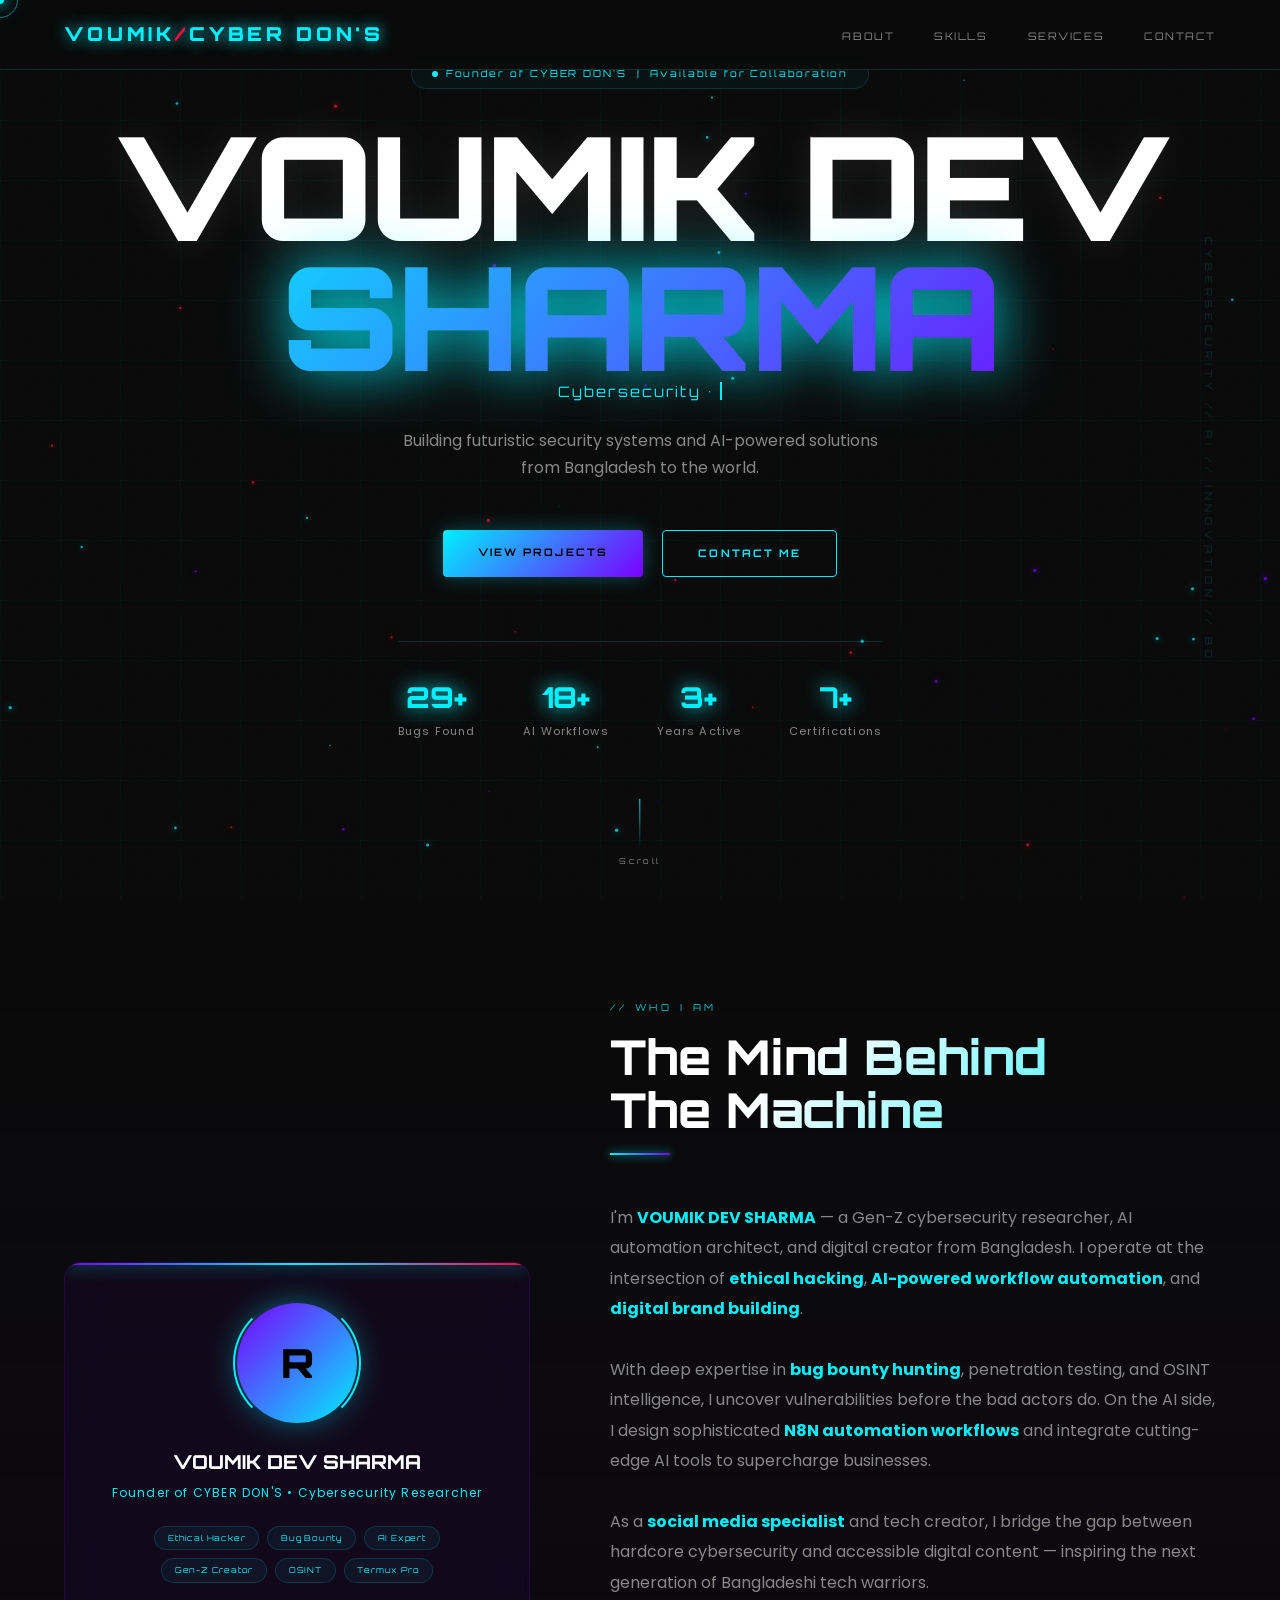
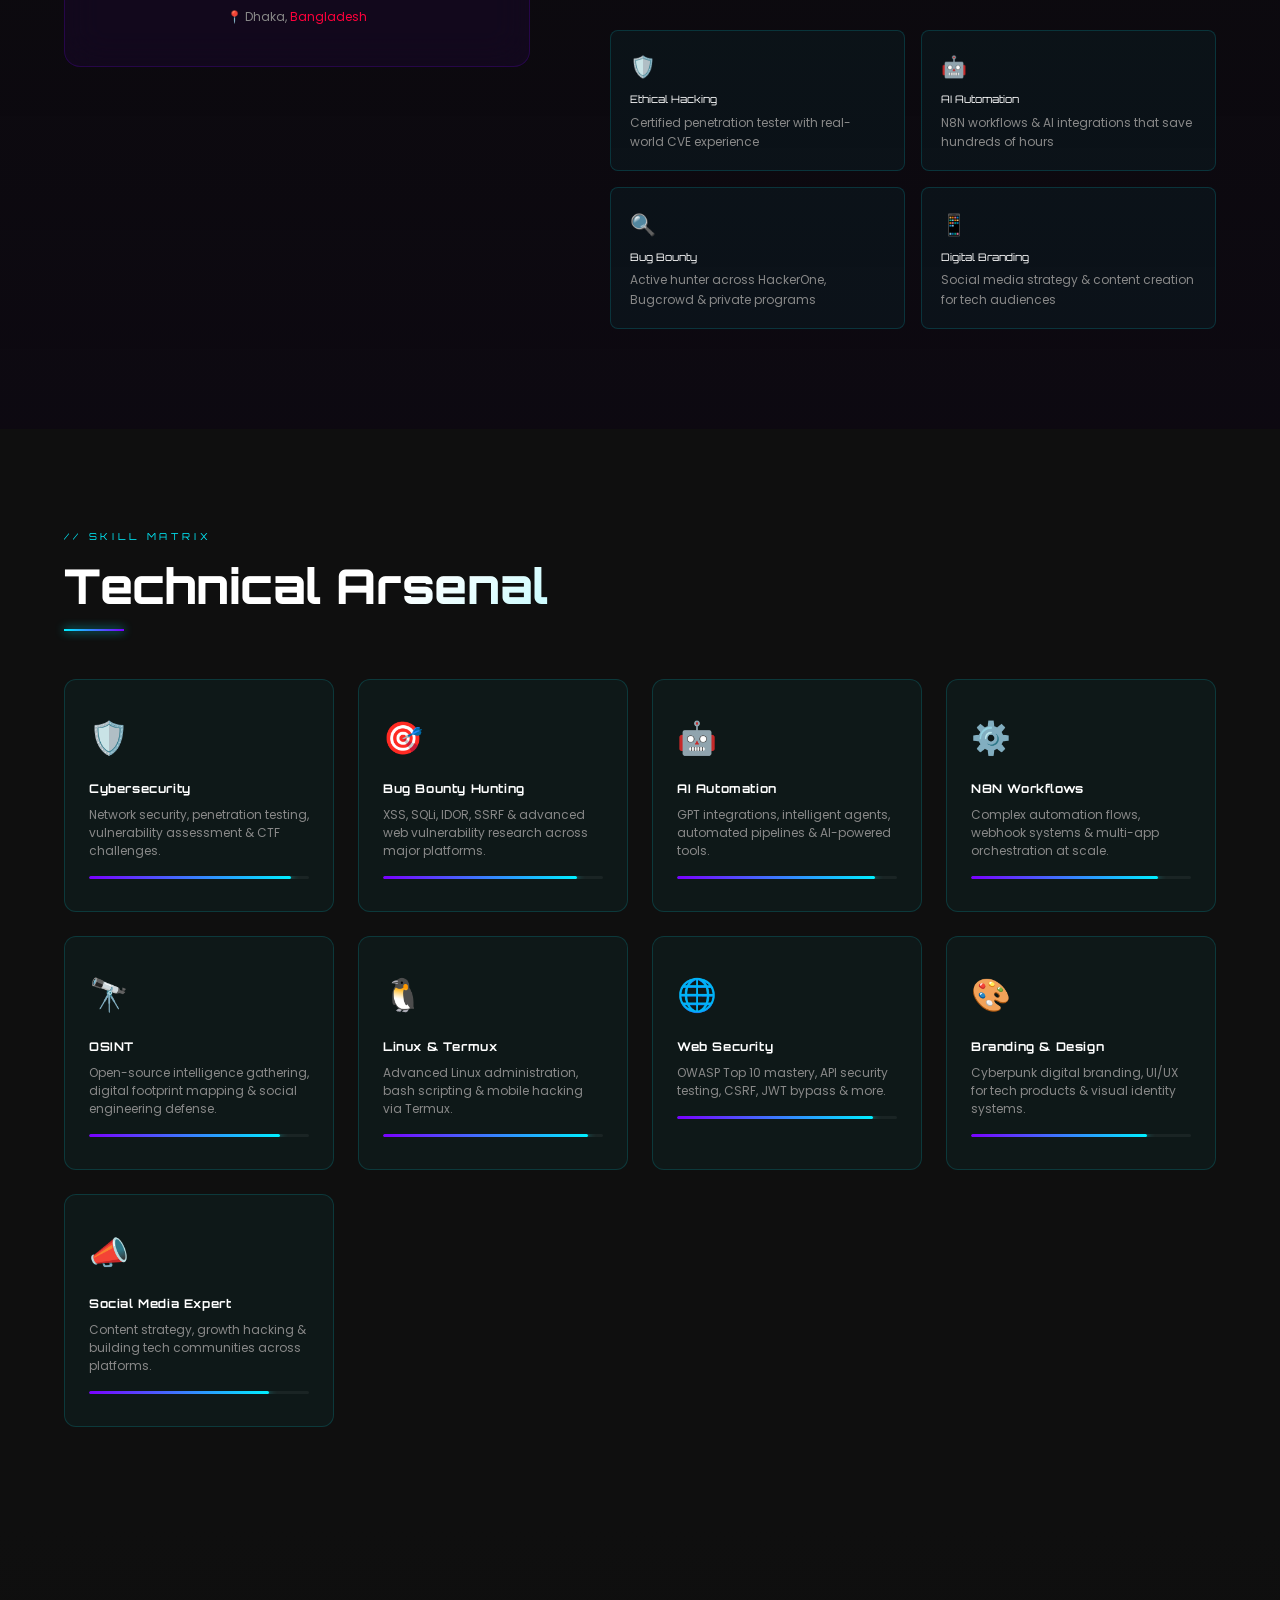
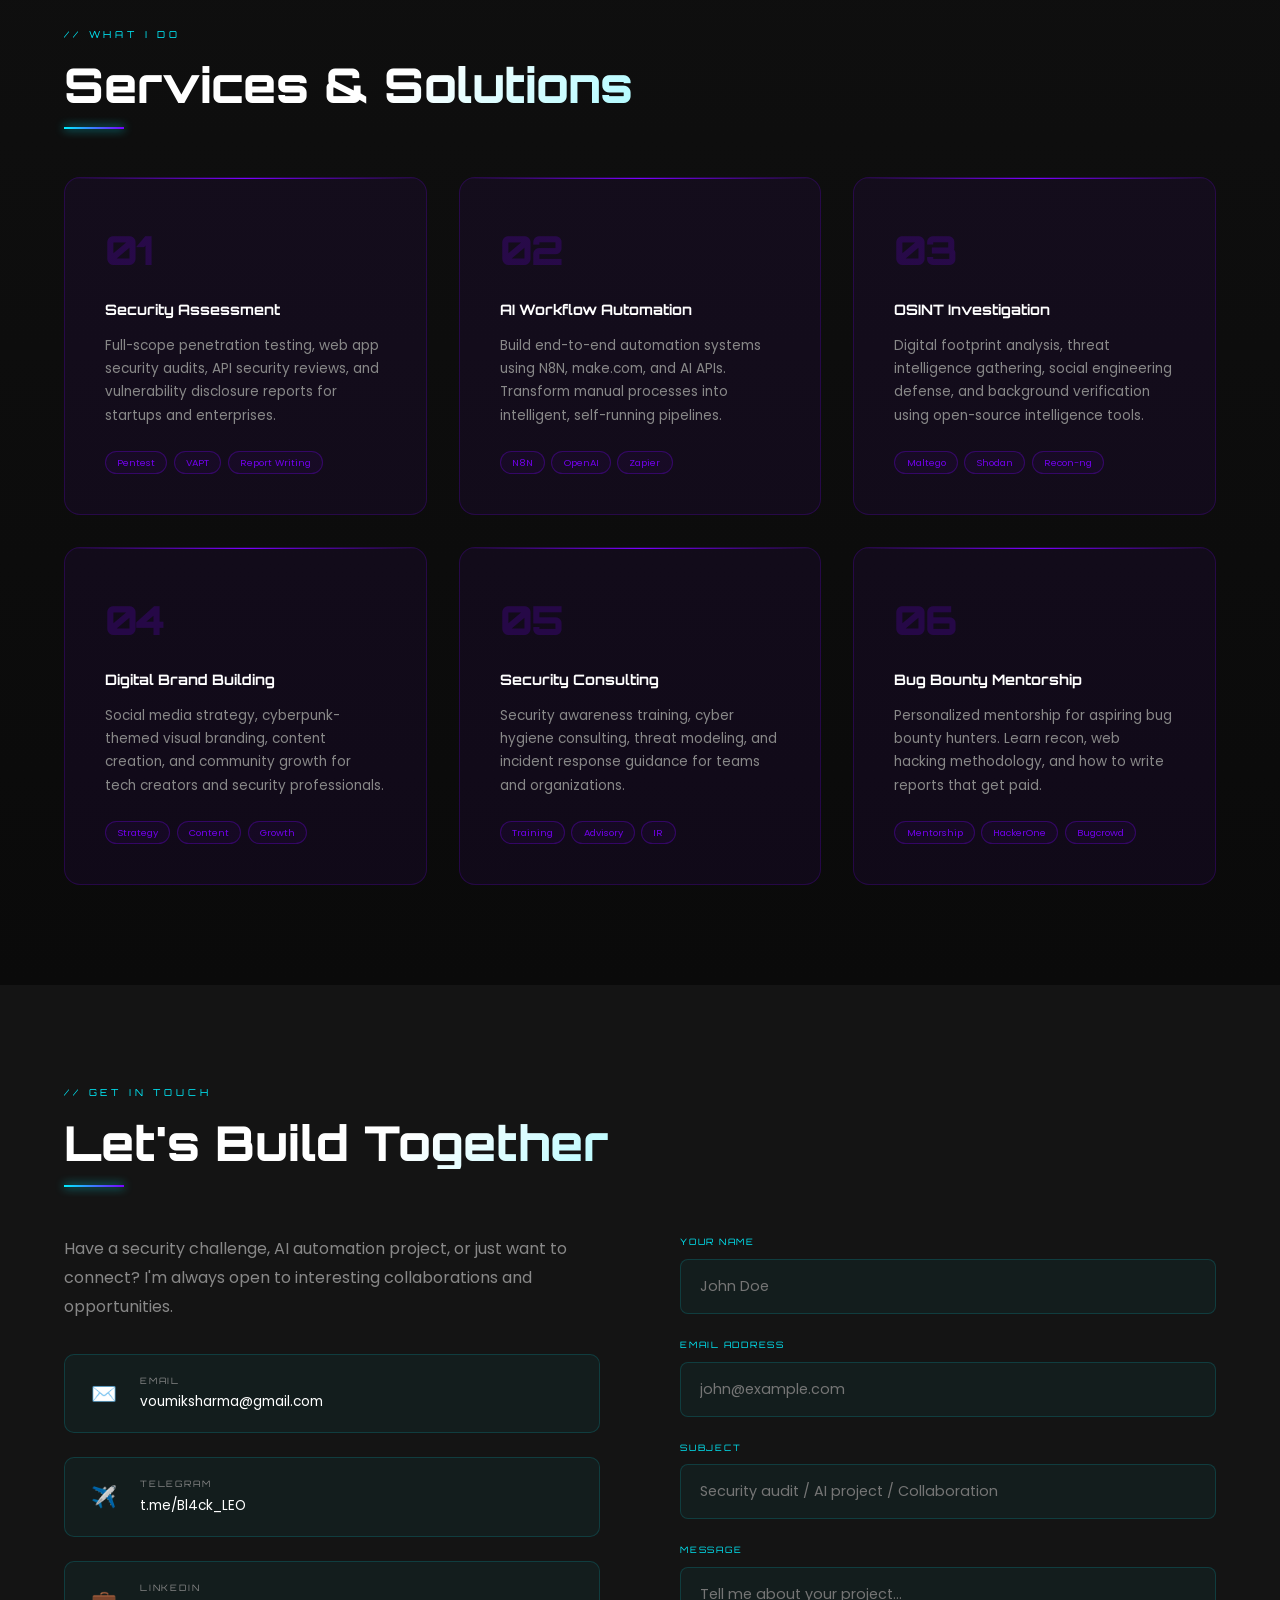
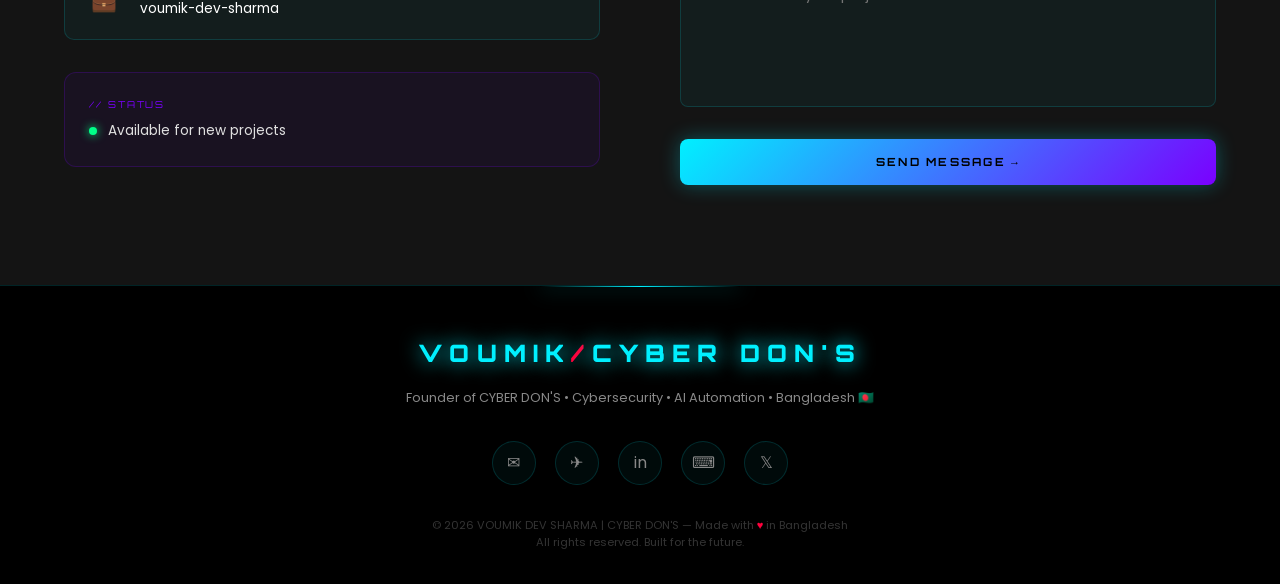
<file: index.html>
<!DOCTYPE html>
<html lang="en">
<head>
<meta charset="UTF-8">
<meta name="viewport" content="width=device-width, initial-scale=1.0">
<title>VOUMIK DEV SHARMA | CYBER DON'S — Cybersecurity & AI Automation</title>
<meta name="description" content="VOUMIK DEV SHARMA — Cybersecurity Researcher, AI Automation Expert & Gen-Z Tech Creator from Bangladesh. Building futuristic security systems and AI-powered solutions.">
<meta name="keywords" content="cybersecurity, AI automation, bug bounty, ethical hacking, Bangladesh, OSINT, N8N, digital branding">
<link rel="preconnect" href="https://fonts.googleapis.com">
<link rel="dns-prefetch" href="https://fonts.googleapis.com">
<link href="https://fonts.googleapis.com/css2?family=Orbitron:wght@400;500;600;700;800;900&family=Poppins:wght@300;400;500;600;700&display=swap" rel="stylesheet">
<link rel="stylesheet" href="style.css">
</head>
<body>

<!-- LOADER -->
<div id="loader">
  <div class="loader-logo">VOUMIK</div>
  <div class="loader-bar-wrap"><div class="loader-bar"></div></div>
  <div class="loader-text">INITIALIZING SYSTEM...</div>
</div>

<!-- CURSOR -->
<div id="cursor-dot"></div>
<div id="cursor-ring"></div>

<!-- CANVASES -->
<canvas id="matrix-canvas"></canvas>
<canvas id="particle-canvas"></canvas>
<div class="cyber-grid"></div>
<div class="noise"></div>

<!-- NAV -->
<nav>
  <a class="nav-logo" href="#hero">VOUMIK<span>/</span>CYBER DON'S</a>
  <ul class="nav-links">
    <li><a href="#about">About</a></li>
    <li><a href="#skills">Skills</a></li>
    <li><a href="#services">Services</a></li>
    <li><a href="#contact">Contact</a></li>
  </ul>
  <div class="hamburger" onclick="toggleMenu()">
    <span></span><span></span><span></span>
  </div>
</nav>
<div class="mobile-menu" id="mobileMenu">
  <a href="#about" onclick="toggleMenu()">About</a>
  <a href="#skills" onclick="toggleMenu()">Skills</a>
  <a href="#services" onclick="toggleMenu()">Services</a>
  <a href="#contact" onclick="toggleMenu()">Contact</a>
</div>

<!-- HERO -->
<section id="hero">
  <div class="hero-badge">
    <div class="hero-badge-dot"></div>
    <span>Founder of CYBER DON'S &nbsp;|&nbsp; Available for Collaboration</span>
  </div>
  <div class="hero-name">
    <span class="line1">VOUMIK DEV</span>
    <span class="line2">SHARMA</span>
  </div>
  <div class="typing-wrapper">
    <span id="typed-text"></span><span class="typing-cursor">&nbsp;</span>
  </div>
  <p class="hero-sub">Building futuristic security systems and AI-powered solutions from Bangladesh to the world.</p>
  <div class="hero-buttons">
    <a href="#skills" class="btn-primary">View Projects</a>
    <a href="#contact" class="btn-secondary">Contact Me</a>
  </div>
  <div class="hero-stats">
    <div class="stat">
      <div class="stat-num" data-count="50">0</div>
      <div class="stat-label">Bugs Found</div>
    </div>
    <div class="stat">
      <div class="stat-num" data-count="30">0</div>
      <div class="stat-label">AI Workflows</div>
    </div>
    <div class="stat">
      <div class="stat-num" data-count="5">0</div>
      <div class="stat-label">Years Active</div>
    </div>
    <div class="stat">
      <div class="stat-num" data-count="12">0</div>
      <div class="stat-label">Certifications</div>
    </div>
  </div>
  <div class="hero-scroll">
    <div class="scroll-line"></div>
    <span>Scroll</span>
  </div>
  <div class="glitch-deco">CYBERSECURITY // AI // INNOVATION // BD</div>
</section>

<!-- ABOUT -->
<section id="about">
  <div class="about-grid reveal">
    <div>
      <div class="profile-card" style="animation:float 6s ease-in-out infinite;">
        <div class="profile-avatar">R</div>
        <div class="profile-name">VOUMIK DEV SHARMA</div>
        <div class="profile-title">Founder of CYBER DON'S • Cybersecurity Researcher</div>
        <div class="profile-tags">
          <span class="tag">Ethical Hacker</span>
          <span class="tag">Bug Bounty</span>
          <span class="tag">AI Expert</span>
          <span class="tag">Gen-Z Creator</span>
          <span class="tag">OSINT</span>
          <span class="tag">Termux Pro</span>
        </div>
        <div class="profile-location">📍 Dhaka, <span>Bangladesh</span></div>
      </div>
    </div>
    <div>
      <div class="section-label">// WHO I AM</div>
      <h2 class="section-title">The Mind Behind<br>The Machine</h2>
      <div class="section-divider"></div>
      <p class="about-bio">
        I'm <strong>VOUMIK DEV SHARMA</strong> — a Gen-Z cybersecurity researcher, AI automation architect, and digital creator from Bangladesh. I operate at the intersection of <strong>ethical hacking</strong>, <strong>AI-powered workflow automation</strong>, and <strong>digital brand building</strong>.
        <br><br>
        With deep expertise in <strong>bug bounty hunting</strong>, penetration testing, and OSINT intelligence, I uncover vulnerabilities before the bad actors do. On the AI side, I design sophisticated <strong>N8N automation workflows</strong> and integrate cutting-edge AI tools to supercharge businesses.
        <br><br>
        As a <strong>social media specialist</strong> and tech creator, I bridge the gap between hardcore cybersecurity and accessible digital content — inspiring the next generation of Bangladeshi tech warriors.
      </p>
      <div class="about-highlights">
        <div class="highlight">
          <div class="highlight-icon">🛡️</div>
          <div class="highlight-title">Ethical Hacking</div>
          <div class="highlight-desc">Certified penetration tester with real-world CVE experience</div>
        </div>
        <div class="highlight">
          <div class="highlight-icon">🤖</div>
          <div class="highlight-title">AI Automation</div>
          <div class="highlight-desc">N8N workflows & AI integrations that save hundreds of hours</div>
        </div>
        <div class="highlight">
          <div class="highlight-icon">🔍</div>
          <div class="highlight-title">Bug Bounty</div>
          <div class="highlight-desc">Active hunter across HackerOne, Bugcrowd & private programs</div>
        </div>
        <div class="highlight">
          <div class="highlight-icon">📱</div>
          <div class="highlight-title">Digital Branding</div>
          <div class="highlight-desc">Social media strategy & content creation for tech audiences</div>
        </div>
      </div>
    </div>
  </div>
</section>

<!-- SKILLS -->
<section id="skills">
  <div class="section-label reveal">// SKILL MATRIX</div>
  <h2 class="section-title reveal">Technical Arsenal</h2>
  <div class="section-divider reveal"></div>
  <div class="skills-grid">
    <div class="skill-card reveal">
      <span class="skill-icon">🛡️</span>
      <div class="skill-name">Cybersecurity</div>
      <div class="skill-desc">Network security, penetration testing, vulnerability assessment & CTF challenges.</div>
      <div class="skill-bar-wrap"><div class="skill-bar" data-width="92"></div></div>
    </div>
    <div class="skill-card reveal">
      <span class="skill-icon">🎯</span>
      <div class="skill-name">Bug Bounty Hunting</div>
      <div class="skill-desc">XSS, SQLi, IDOR, SSRF & advanced web vulnerability research across major platforms.</div>
      <div class="skill-bar-wrap"><div class="skill-bar" data-width="88"></div></div>
    </div>
    <div class="skill-card reveal">
      <span class="skill-icon">🤖</span>
      <div class="skill-name">AI Automation</div>
      <div class="skill-desc">GPT integrations, intelligent agents, automated pipelines & AI-powered tools.</div>
      <div class="skill-bar-wrap"><div class="skill-bar" data-width="90"></div></div>
    </div>
    <div class="skill-card reveal">
      <span class="skill-icon">⚙️</span>
      <div class="skill-name">N8N Workflows</div>
      <div class="skill-desc">Complex automation flows, webhook systems & multi-app orchestration at scale.</div>
      <div class="skill-bar-wrap"><div class="skill-bar" data-width="85"></div></div>
    </div>
    <div class="skill-card reveal">
      <span class="skill-icon">🔭</span>
      <div class="skill-name">OSINT</div>
      <div class="skill-desc">Open-source intelligence gathering, digital footprint mapping & social engineering defense.</div>
      <div class="skill-bar-wrap"><div class="skill-bar" data-width="87"></div></div>
    </div>
    <div class="skill-card reveal">
      <span class="skill-icon">🐧</span>
      <div class="skill-name">Linux & Termux</div>
      <div class="skill-desc">Advanced Linux administration, bash scripting & mobile hacking via Termux.</div>
      <div class="skill-bar-wrap"><div class="skill-bar" data-width="93"></div></div>
    </div>
    <div class="skill-card reveal">
      <span class="skill-icon">🌐</span>
      <div class="skill-name">Web Security</div>
      <div class="skill-desc">OWASP Top 10 mastery, API security testing, CSRF, JWT bypass & more.</div>
      <div class="skill-bar-wrap"><div class="skill-bar" data-width="89"></div></div>
    </div>
    <div class="skill-card reveal">
      <span class="skill-icon">🎨</span>
      <div class="skill-name">Branding & Design</div>
      <div class="skill-desc">Cyberpunk digital branding, UI/UX for tech products & visual identity systems.</div>
      <div class="skill-bar-wrap"><div class="skill-bar" data-width="80"></div></div>
    </div>
    <div class="skill-card reveal">
      <span class="skill-icon">📣</span>
      <div class="skill-name">Social Media Expert</div>
      <div class="skill-desc">Content strategy, growth hacking & building tech communities across platforms.</div>
      <div class="skill-bar-wrap"><div class="skill-bar" data-width="82"></div></div>
    </div>
  </div>
</section>

<!-- SERVICES -->
<section id="services">
  <div class="section-label reveal">// WHAT I DO</div>
  <h2 class="section-title reveal">Services & Solutions</h2>
  <div class="section-divider reveal"></div>
  <div class="services-grid">
    <div class="service-card reveal">
      <div class="service-num">01</div>
      <div class="service-title">Security Assessment</div>
      <div class="service-desc">Full-scope penetration testing, web app security audits, API security reviews, and vulnerability disclosure reports for startups and enterprises.</div>
      <div class="service-tags">
        <span class="service-tag">Pentest</span>
        <span class="service-tag">VAPT</span>
        <span class="service-tag">Report Writing</span>
      </div>
    </div>
    <div class="service-card reveal">
      <div class="service-num">02</div>
      <div class="service-title">AI Workflow Automation</div>
      <div class="service-desc">Build end-to-end automation systems using N8N, make.com, and AI APIs. Transform manual processes into intelligent, self-running pipelines.</div>
      <div class="service-tags">
        <span class="service-tag">N8N</span>
        <span class="service-tag">OpenAI</span>
        <span class="service-tag">Zapier</span>
      </div>
    </div>
    <div class="service-card reveal">
      <div class="service-num">03</div>
      <div class="service-title">OSINT Investigation</div>
      <div class="service-desc">Digital footprint analysis, threat intelligence gathering, social engineering defense, and background verification using open-source intelligence tools.</div>
      <div class="service-tags">
        <span class="service-tag">Maltego</span>
        <span class="service-tag">Shodan</span>
        <span class="service-tag">Recon-ng</span>
      </div>
    </div>
    <div class="service-card reveal">
      <div class="service-num">04</div>
      <div class="service-title">Digital Brand Building</div>
      <div class="service-desc">Social media strategy, cyberpunk-themed visual branding, content creation, and community growth for tech creators and security professionals.</div>
      <div class="service-tags">
        <span class="service-tag">Strategy</span>
        <span class="service-tag">Content</span>
        <span class="service-tag">Growth</span>
      </div>
    </div>
    <div class="service-card reveal">
      <div class="service-num">05</div>
      <div class="service-title">Security Consulting</div>
      <div class="service-desc">Security awareness training, cyber hygiene consulting, threat modeling, and incident response guidance for teams and organizations.</div>
      <div class="service-tags">
        <span class="service-tag">Training</span>
        <span class="service-tag">Advisory</span>
        <span class="service-tag">IR</span>
      </div>
    </div>
    <div class="service-card reveal">
      <div class="service-num">06</div>
      <div class="service-title">Bug Bounty Mentorship</div>
      <div class="service-desc">Personalized mentorship for aspiring bug bounty hunters. Learn recon, web hacking methodology, and how to write reports that get paid.</div>
      <div class="service-tags">
        <span class="service-tag">Mentorship</span>
        <span class="service-tag">HackerOne</span>
        <span class="service-tag">Bugcrowd</span>
      </div>
    </div>
  </div>
</section>

<!-- CONTACT -->
<section id="contact">
  <div class="section-label reveal">// GET IN TOUCH</div>
  <h2 class="section-title reveal">Let's Build Together</h2>
  <div class="section-divider reveal"></div>
  <div class="contact-grid reveal">
    <div class="contact-info">
      <p style="color:var(--text-dim);margin-bottom:2rem;line-height:1.8;">Have a security challenge, AI automation project, or just want to connect? I'm always open to interesting collaborations and opportunities.</p>
      <a class="contact-item" href="mailto:voumiksharma@gmail.com">
        <div class="contact-item-icon">✉️</div>
        <div>
          <div class="contact-item-label">Email</div>
          <div class="contact-item-value">voumiksharma@gmail.com</div>
        </div>
      </a>
      <a class="contact-item" href="https://t.me/Bl4ck_LEO" target="_blank">
        <div class="contact-item-icon">✈️</div>
        <div>
          <div class="contact-item-label">Telegram</div>
          <div class="contact-item-value">t.me/Bl4ck_LEO</div>
        </div>
      </a>
      <a class="contact-item" href="https://www.linkedin.com/in/voumik-dev-sharma-8b041b401" target="_blank">
        <div class="contact-item-icon">💼</div>
        <div>
          <div class="contact-item-label">LinkedIn</div>
          <div class="contact-item-value">voumik-dev-sharma</div>
        </div>
      </a>
      <div style="margin-top:2rem;padding:1.5rem;background:var(--glass2);border:1px solid var(--border2);border-radius:12px;">
        <div style="font-family:'Orbitron',monospace;font-size:0.6rem;color:var(--purple);letter-spacing:0.2em;margin-bottom:0.5rem;">// STATUS</div>
        <div style="display:flex;align-items:center;gap:0.7rem;">
          <div style="width:8px;height:8px;border-radius:50%;background:#00ff88;animation:pulse 2s infinite;box-shadow:0 0 10px #00ff88;"></div>
          <span style="font-size:0.85rem;">Available for new projects</span>
        </div>
      </div>
    </div>
    <div class="contact-form">
      <div class="form-group">
        <label>Your Name</label>
        <input type="text" id="f-name" placeholder="John Doe">
      </div>
      <div class="form-group">
        <label>Email Address</label>
        <input type="email" id="f-email" placeholder="john@example.com">
      </div>
      <div class="form-group">
        <label>Subject</label>
        <input type="text" id="f-subject" placeholder="Security audit / AI project / Collaboration">
      </div>
      <div class="form-group">
        <label>Message</label>
        <textarea id="f-msg" placeholder="Tell me about your project..."></textarea>
      </div>
      <button class="form-submit" onclick="submitForm()">SEND MESSAGE →</button>
      <div class="form-msg" id="formMsg">✓ Message sent! I'll respond within 24 hours.</div>
    </div>
  </div>
</section>

<!-- FOOTER -->
<footer>
  <div class="footer-logo">VOUMIK<span>/</span>CYBER DON'S</div>
  <div class="footer-tagline">Founder of CYBER DON'S • Cybersecurity • AI Automation • Bangladesh 🇧🇩</div>
  <div class="footer-socials">
    <a class="social-btn" href="mailto:voumiksharma@gmail.com" title="Email">✉</a>
    <a class="social-btn" href="https://t.me/Bl4ck_LEO" target="_blank" title="Telegram">✈</a>
    <a class="social-btn" href="https://www.linkedin.com/in/voumik-dev-sharma-8b041b401" target="_blank" title="LinkedIn">in</a>
    <a class="social-btn" href="#" title="GitHub">⌨</a>
    <a class="social-btn" href="#" title="Twitter">𝕏</a>
  </div>
  <div class="footer-copy">© 2026 VOUMIK DEV SHARMA | CYBER DON'S — Made with <span>♥</span> in Bangladesh<br>All rights reserved. Built for the future.</div>
</footer>


<script src="script.js"></script>
</body>
</html>
</file>
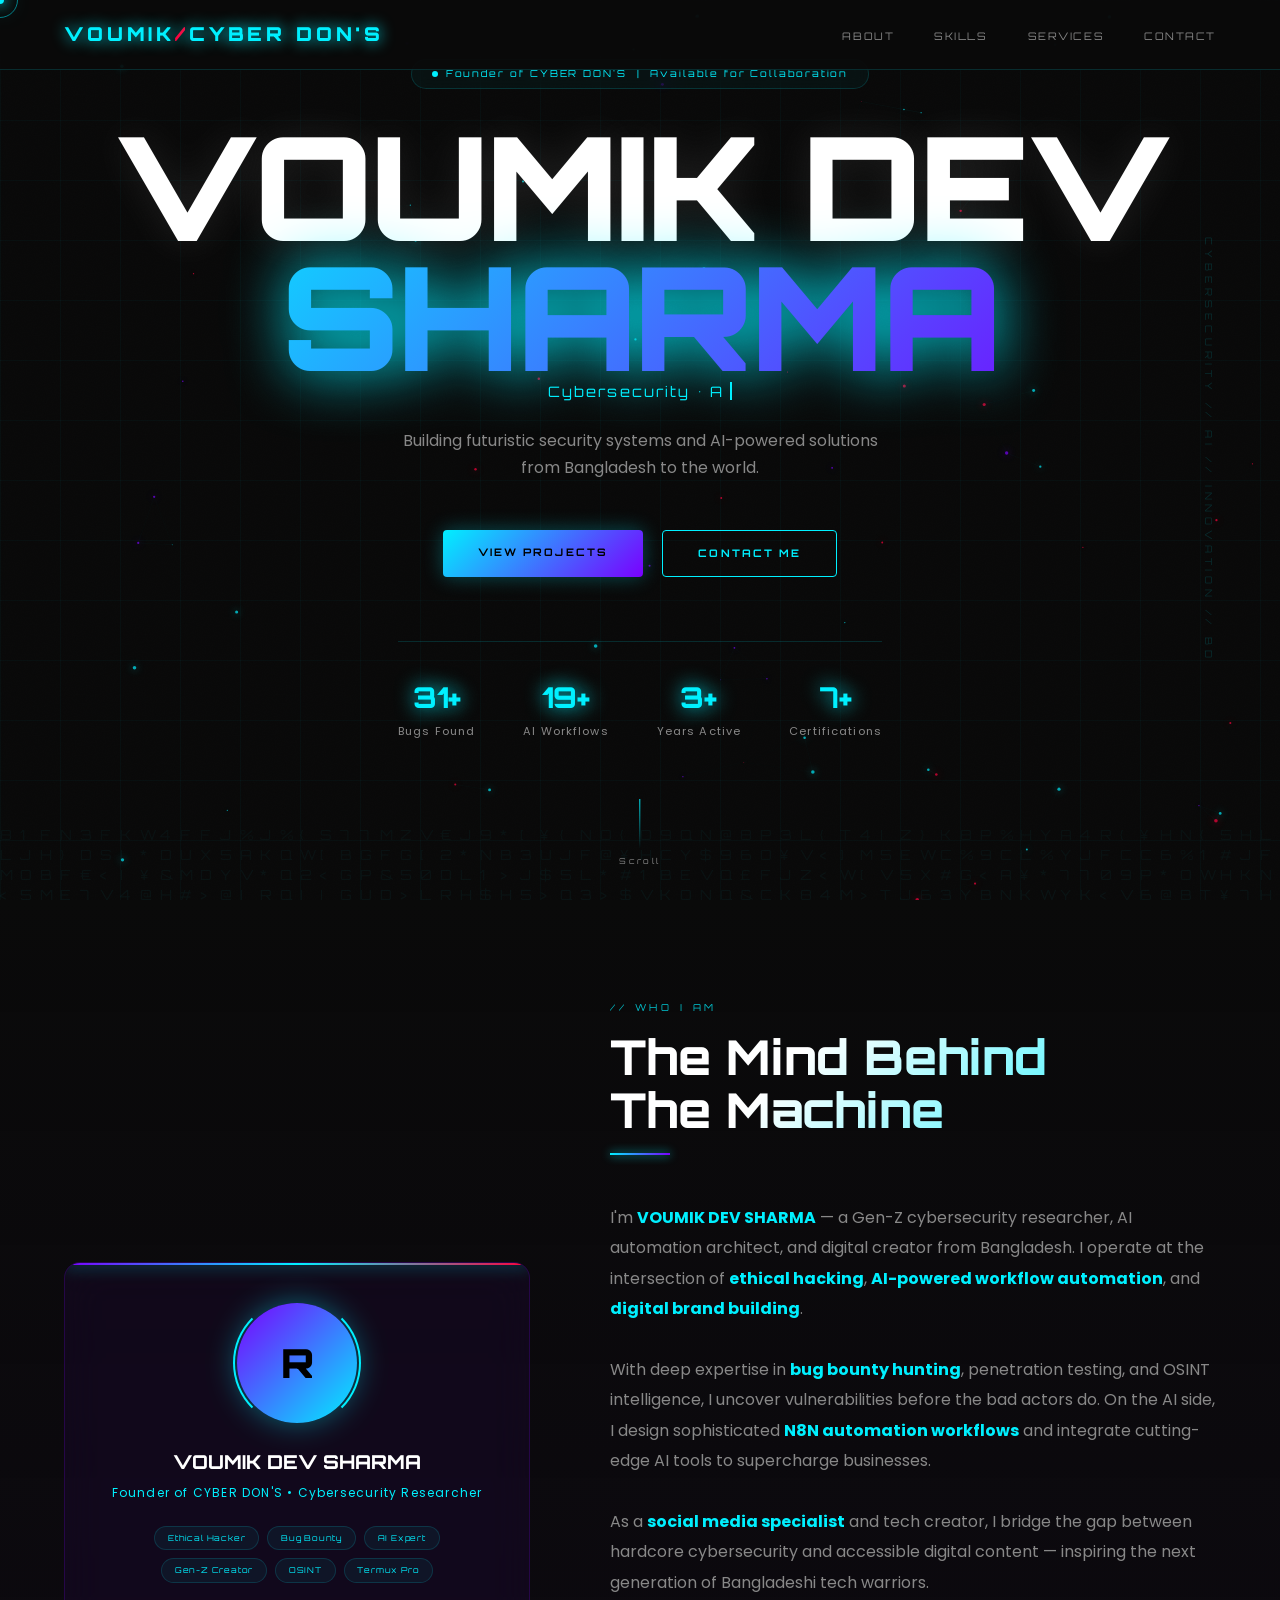
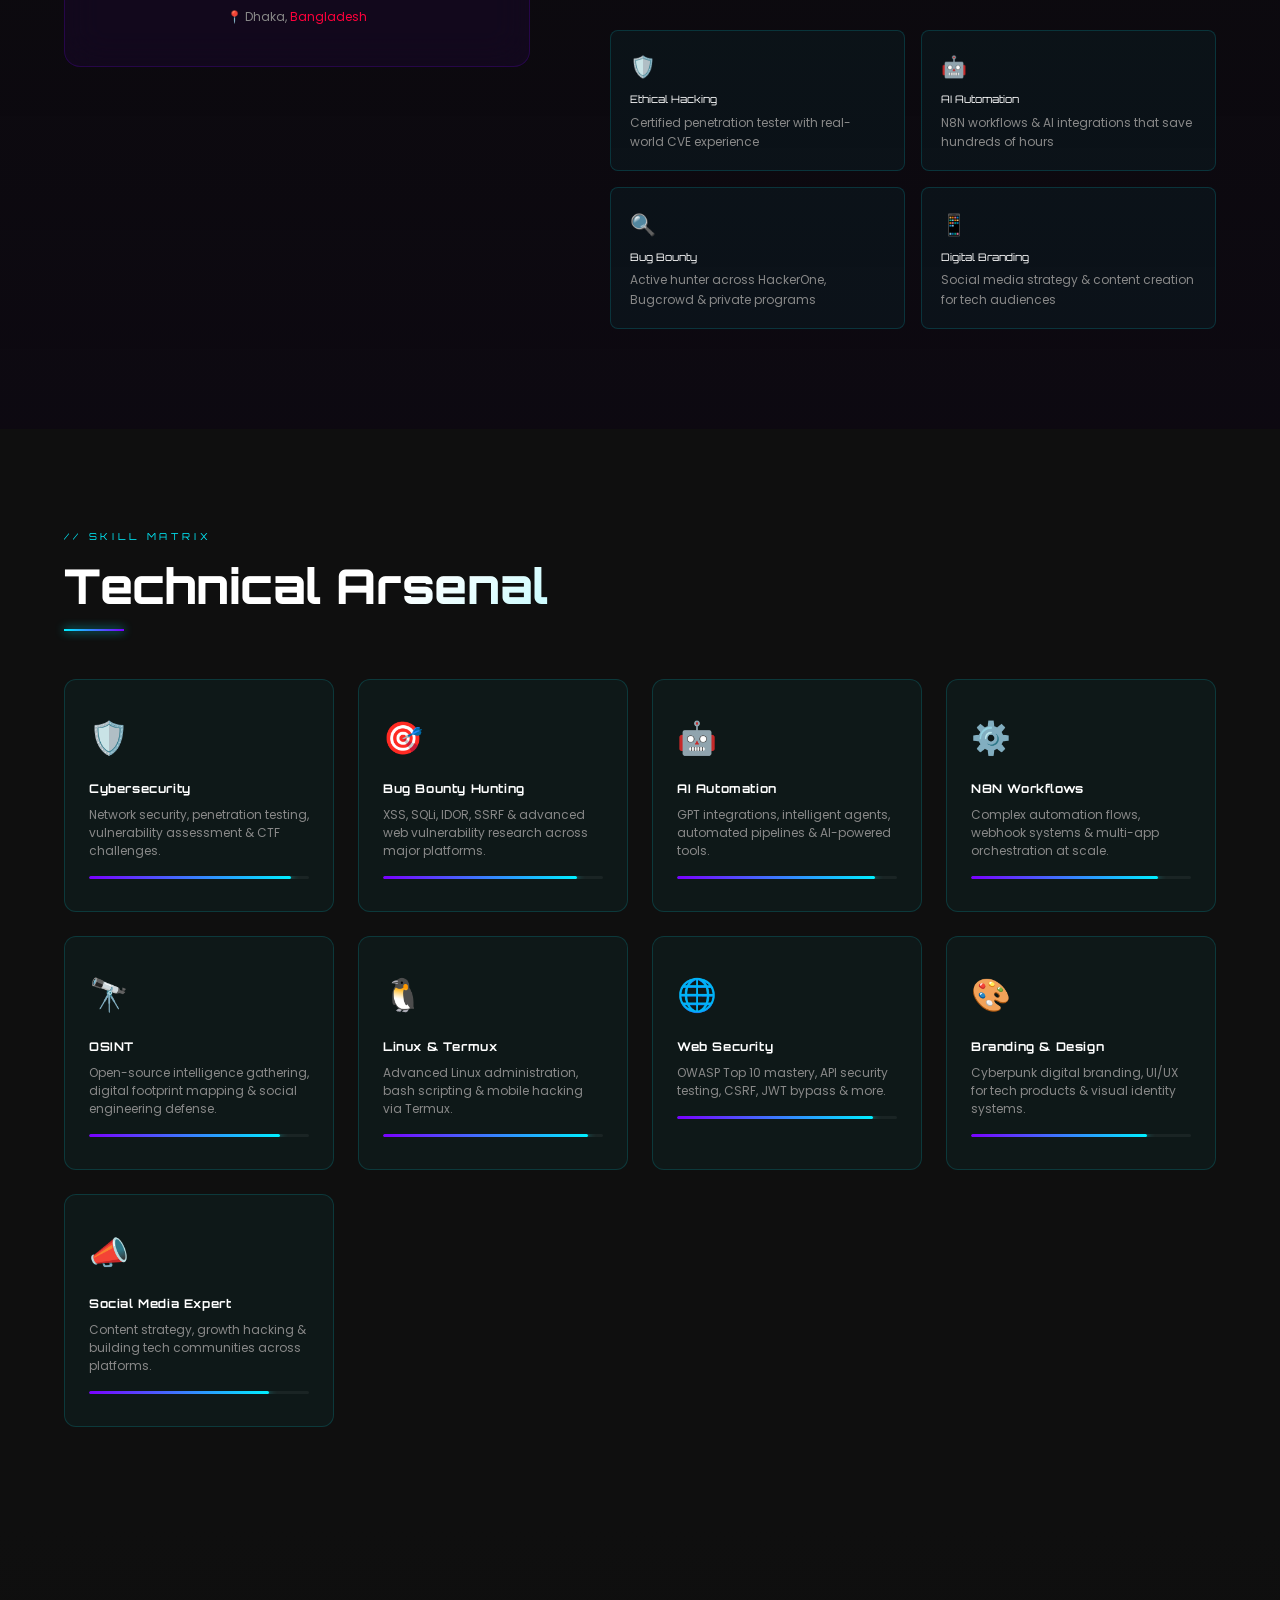
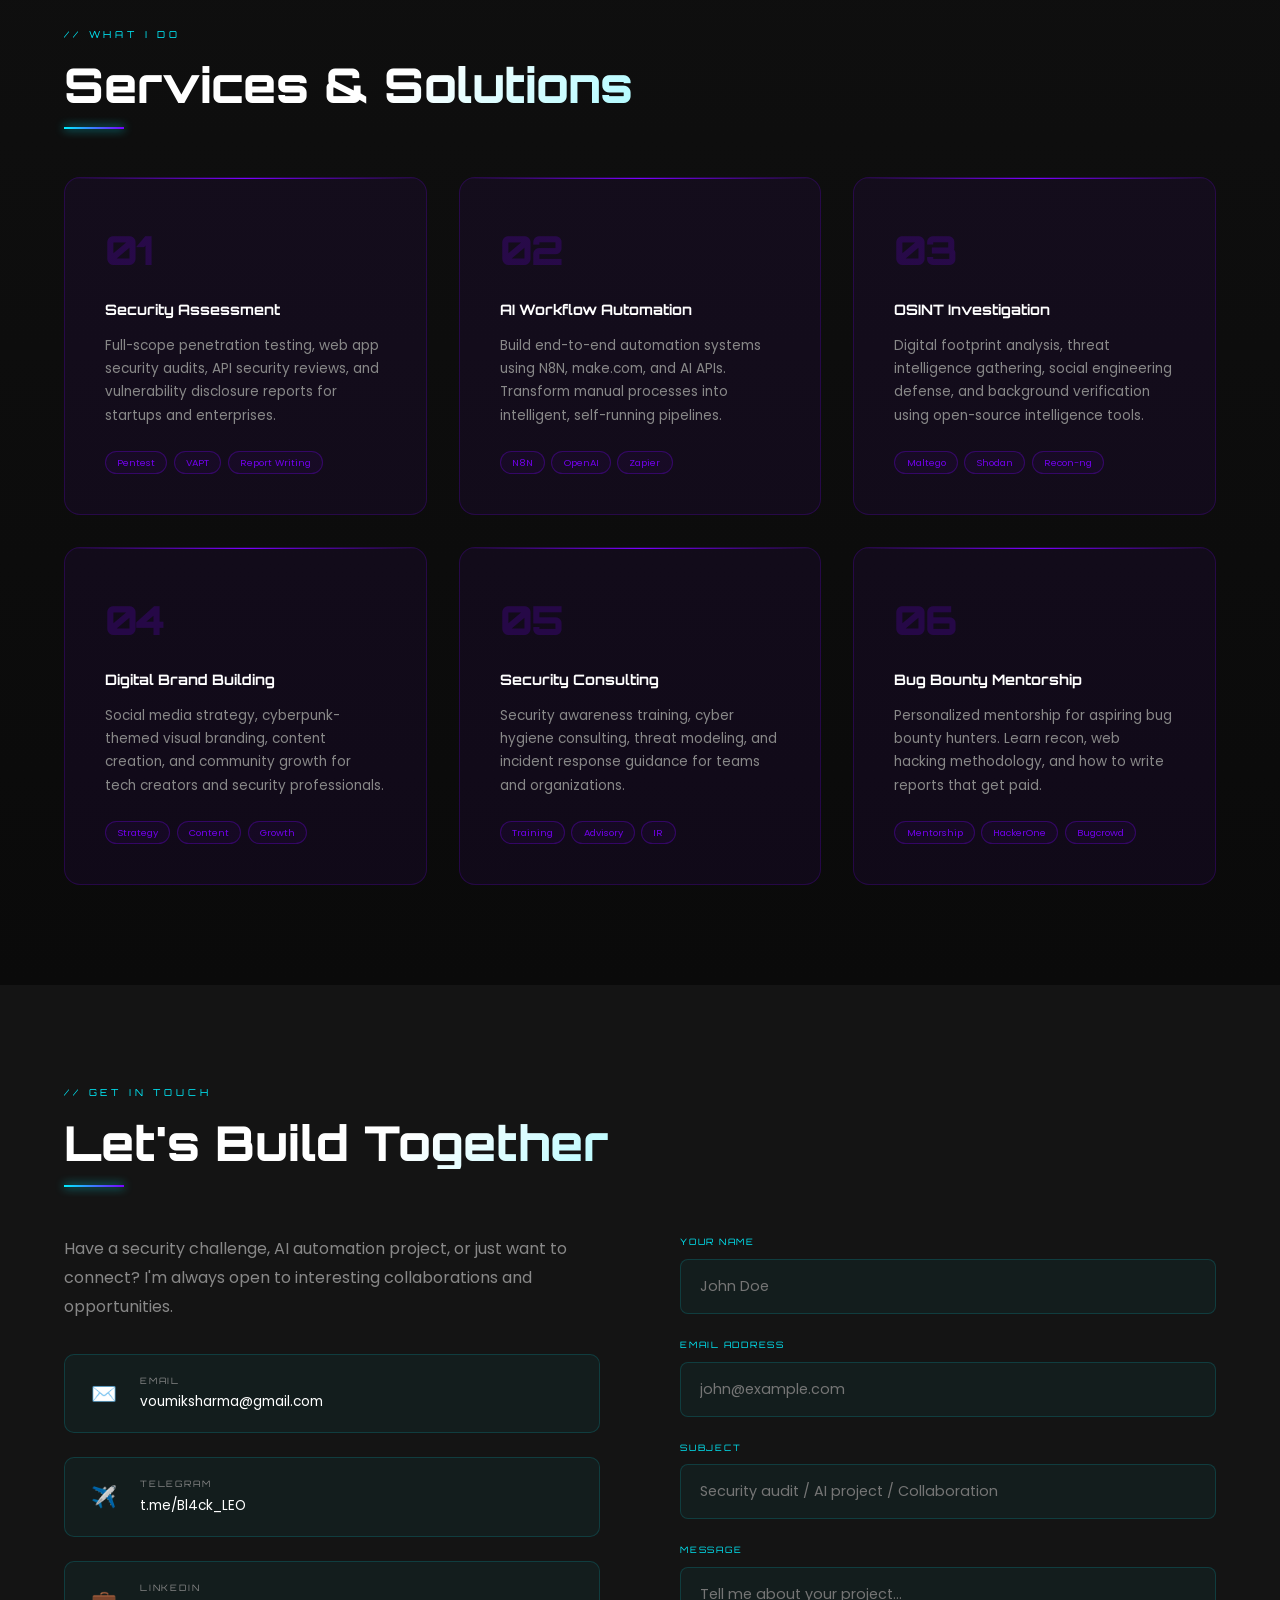
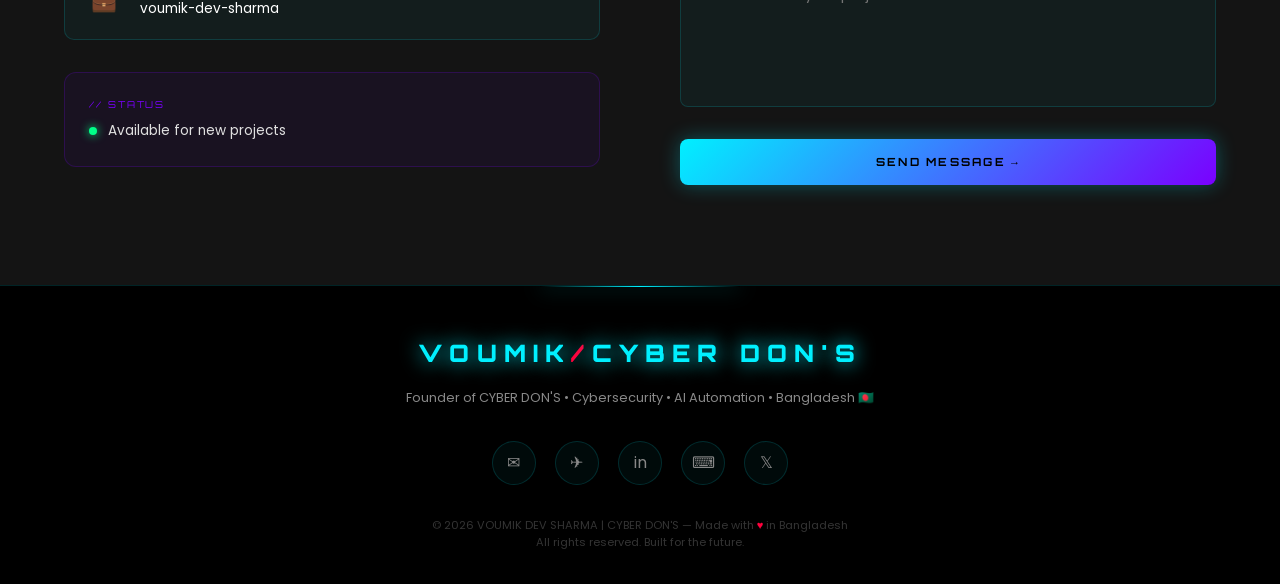
<file: voumik_portfolio.html>
<!DOCTYPE html>
<html lang="en">
<head>
<meta charset="UTF-8">
<meta name="viewport" content="width=device-width, initial-scale=1.0">
<title>VOUMIK DEV SHARMA | CYBER DON'S — Cybersecurity & AI Automation</title>
<meta name="description" content="VOUMIK DEV SHARMA — Cybersecurity Researcher, AI Automation Expert & Gen-Z Tech Creator from Bangladesh. Building futuristic security systems and AI-powered solutions.">
<meta name="keywords" content="cybersecurity, AI automation, bug bounty, ethical hacking, Bangladesh, OSINT, N8N, digital branding">
<link rel="preconnect" href="https://fonts.googleapis.com">
<link rel="dns-prefetch" href="https://fonts.googleapis.com">
<link href="https://fonts.googleapis.com/css2?family=Orbitron:wght@400;500;600;700;800;900&family=Poppins:wght@300;400;500;600;700&display=swap" rel="stylesheet">
<style>
  :root {
    --cyan: #00F0FF;
    --purple: #7A00FF;
    --red: #FF003C;
    --dark: #0A0A0A;
    --dark2: #0f0f0f;
    --dark3: #141414;
    --glass: rgba(0,240,255,0.04);
    --glass2: rgba(122,0,255,0.06);
    --border: rgba(0,240,255,0.15);
    --border2: rgba(122,0,255,0.2);
    --text: #e0e0e0;
    --text-dim: #888;
  }
  *, *::before, *::after { margin:0; padding:0; box-sizing:border-box; }
  html { scroll-behavior:smooth; }

  /* ── LOADING SCREEN ── */
  #loader {
    position:fixed; inset:0; z-index:9999;
    background:#000;
    display:flex; flex-direction:column; align-items:center; justify-content:center;
    transition:opacity 0.8s ease, visibility 0.8s ease;
  }
  #loader.hidden { opacity:0; visibility:hidden; }
  .loader-logo {
    font-family:'Orbitron',monospace; font-size:clamp(1.8rem,5vw,3rem); font-weight:900;
    color:var(--cyan); letter-spacing:0.3em;
    text-shadow:0 0 30px var(--cyan),0 0 60px var(--cyan);
    animation:loaderPulse 1s ease-in-out infinite;
  }
  .loader-bar-wrap {
    width:280px; height:2px; background:rgba(0,240,255,0.1);
    margin-top:2rem; position:relative; overflow:hidden;
    border:1px solid rgba(0,240,255,0.2);
  }
  .loader-bar {
    height:100%; width:0%; background:linear-gradient(90deg,var(--purple),var(--cyan));
    animation:loadBar 0.7s ease-in-out forwards;
    box-shadow:0 0 10px var(--cyan);
  }
  .loader-text {
    font-family:'Orbitron',monospace; font-size:0.6rem;
    color:var(--cyan); letter-spacing:0.3em; margin-top:1rem;
    animation:blink 0.8s ease infinite;
  }
  @keyframes loadBar { to { width:100%; } }
  @keyframes loaderPulse { 0%,100%{opacity:1} 50%{opacity:0.5} }
  @keyframes blink { 0%,100%{opacity:1} 50%{opacity:0} }

  /* ── CURSOR ── */
  #cursor-dot {
    position:fixed; width:8px; height:8px; border-radius:50%;
    background:var(--cyan); pointer-events:none; z-index:9998;
    transform:translate(-50%,-50%);
    box-shadow:0 0 12px var(--cyan),0 0 24px var(--cyan);
    transition:transform 0.1s ease;
  }
  #cursor-ring {
    position:fixed; width:36px; height:36px; border-radius:50%;
    border:1px solid rgba(0,240,255,0.5); pointer-events:none; z-index:9997;
    transform:translate(-50%,-50%);
    transition:all 0.15s ease;
  }

  /* ── BODY & CANVAS ── */
  body {
    background:var(--dark); color:var(--text);
    font-family:'Poppins',sans-serif; font-size:16px; line-height:1.6;
    overflow-x:hidden; cursor:none;
  }
  #matrix-canvas {
    position:fixed; top:0; left:0; width:100%; height:100%;
    z-index:0; pointer-events:none; opacity:0.045;
  }
  #particle-canvas {
    position:fixed; top:0; left:0; width:100%; height:100%;
    z-index:0; pointer-events:none; opacity:0.7;
  }

  /* ── GRID OVERLAY ── */
  .cyber-grid {
    position:fixed; inset:0; z-index:0; pointer-events:none;
    background-image:
      linear-gradient(rgba(0,240,255,0.03) 1px,transparent 1px),
      linear-gradient(90deg,rgba(0,240,255,0.03) 1px,transparent 1px);
    background-size:60px 60px;
  }

  /* ── NAV ── */
  nav {
    position:fixed; top:0; width:100%; z-index:1000;
    padding:1.2rem 5%;
    background:rgba(10,10,10,0.85);
    backdrop-filter:blur(20px);
    border-bottom:1px solid var(--border);
    display:flex; align-items:center; justify-content:space-between;
    transition:all 0.3s ease;
  }
  .nav-logo {
    font-family:'Orbitron',monospace; font-weight:900; font-size:1.2rem;
    color:var(--cyan); letter-spacing:0.2em;
    text-shadow:0 0 15px var(--cyan);
    text-decoration:none;
  }
  .nav-logo span { color:var(--red); }
  .nav-links { display:flex; gap:2.5rem; list-style:none; }
  .nav-links a {
    font-family:'Orbitron',monospace; font-size:0.65rem; letter-spacing:0.15em;
    color:var(--text-dim); text-decoration:none; text-transform:uppercase;
    transition:all 0.3s ease; position:relative;
  }
  .nav-links a::after {
    content:''; position:absolute; bottom:-4px; left:0; width:0; height:1px;
    background:var(--cyan); transition:width 0.3s ease;
    box-shadow:0 0 8px var(--cyan);
  }
  .nav-links a:hover { color:var(--cyan); }
  .nav-links a:hover::after { width:100%; }
  .hamburger { display:none; flex-direction:column; gap:5px; cursor:pointer; }
  .hamburger span { width:24px; height:2px; background:var(--cyan); transition:all 0.3s ease; }
  .mobile-menu {
    display:none; position:fixed; top:70px; left:0; width:100%;
    background:rgba(10,10,10,0.98); backdrop-filter:blur(20px);
    padding:2rem; border-bottom:1px solid var(--border);
    flex-direction:column; gap:1.5rem; z-index:999;
  }
  .mobile-menu.open { display:flex; }
  .mobile-menu a {
    font-family:'Orbitron',monospace; font-size:0.75rem; letter-spacing:0.2em;
    color:var(--text); text-decoration:none; text-transform:uppercase;
    border-bottom:1px solid var(--border); padding-bottom:1rem;
  }

  /* ── SECTION BASE ── */
  section {
    position:relative; z-index:1;
    padding:100px 5%;
  }
  .section-label {
    font-family:'Orbitron',monospace; font-size:0.6rem; letter-spacing:0.4em;
    color:var(--cyan); text-transform:uppercase; margin-bottom:1rem;
    opacity:0.8;
  }
  .section-title {
    font-family:'Orbitron',monospace; font-size:clamp(1.8rem,4vw,3rem);
    font-weight:800; line-height:1.1;
    background:linear-gradient(135deg,#fff 30%,var(--cyan));
    -webkit-background-clip:text; -webkit-text-fill-color:transparent;
    background-clip:text; margin-bottom:1rem;
  }
  .section-divider {
    width:60px; height:2px;
    background:linear-gradient(90deg,var(--cyan),var(--purple));
    box-shadow:0 0 10px var(--cyan); margin-bottom:3rem;
  }

  /* ── HERO ── */
  #hero {
    min-height:100vh; padding-top:0;
    display:flex; flex-direction:column; align-items:center; justify-content:center;
    text-align:center; position:relative; overflow:hidden;
  }
  .hero-badge {
    display:inline-flex; align-items:center; gap:0.5rem;
    border:1px solid var(--border); border-radius:100px;
    padding:0.4rem 1.2rem; margin-bottom:2rem;
    background:var(--glass);
    backdrop-filter:blur(10px);
    animation:fadeInDown 0.8s ease 0.5s both;
  }
  .hero-badge-dot { width:6px; height:6px; border-radius:50%; background:var(--cyan); animation:pulse 2s infinite; }
  .hero-badge span { font-family:'Orbitron',monospace; font-size:0.6rem; letter-spacing:0.2em; color:var(--cyan); }
  .hero-name {
    font-family:'Orbitron',monospace; font-size:clamp(3.5rem,12vw,9rem);
    font-weight:900; line-height:0.9; letter-spacing:-0.02em;
    animation:fadeInUp 0.8s ease 0.7s both;
    position:relative;
  }
  .hero-name .line1 {
    display:block; color:#fff;
    text-shadow:0 0 40px rgba(255,255,255,0.1);
  }
  .hero-name .line2 {
    display:block;
    background:linear-gradient(135deg,var(--cyan),var(--purple));
    -webkit-background-clip:text; -webkit-text-fill-color:transparent;
    background-clip:text;
    filter:drop-shadow(0 0 30px var(--cyan));
  }
  .hero-divider-text {
    font-family:'Orbitron',monospace; font-size:clamp(0.55rem,1.5vw,0.8rem);
    letter-spacing:0.3em; color:var(--red); margin:1.2rem 0;
    animation:fadeInUp 0.8s ease 0.9s both;
  }
  .hero-sub {
    font-size:clamp(0.85rem,2vw,1rem); color:var(--text-dim); max-width:500px;
    animation:fadeInUp 0.8s ease 1.1s both; margin-bottom:3rem;
    line-height:1.7;
  }
  .hero-buttons {
    display:flex; gap:1.2rem; flex-wrap:wrap; justify-content:center;
    animation:fadeInUp 0.8s ease 1.3s both;
  }
  .btn-primary {
    font-family:'Orbitron',monospace; font-size:0.65rem; letter-spacing:0.2em;
    text-transform:uppercase; padding:0.9rem 2.2rem;
    background:linear-gradient(135deg,var(--cyan),var(--purple));
    color:#000; font-weight:700; border:none; border-radius:4px;
    cursor:pointer; text-decoration:none; display:inline-block;
    position:relative; overflow:hidden;
    transition:all 0.3s ease;
    box-shadow:0 0 20px rgba(0,240,255,0.3);
  }
  .btn-primary:hover {
    transform:translateY(-2px);
    box-shadow:0 0 40px rgba(0,240,255,0.6),0 10px 30px rgba(0,240,255,0.2);
  }
  .btn-secondary {
    font-family:'Orbitron',monospace; font-size:0.65rem; letter-spacing:0.2em;
    text-transform:uppercase; padding:0.9rem 2.2rem;
    background:transparent; color:var(--cyan); font-weight:700;
    border:1px solid var(--cyan); border-radius:4px;
    cursor:pointer; text-decoration:none; display:inline-block;
    transition:all 0.3s ease;
  }
  .btn-secondary:hover {
    background:rgba(0,240,255,0.08);
    box-shadow:0 0 25px rgba(0,240,255,0.3);
    transform:translateY(-2px);
  }
  .hero-scroll {
    position:absolute; bottom:2rem; left:50%; transform:translateX(-50%);
    animation:fadeIn 1s ease 2s both;
    display:flex; flex-direction:column; align-items:center; gap:0.4rem;
  }
  .hero-scroll span { font-family:'Orbitron',monospace; font-size:0.5rem; letter-spacing:0.3em; color:var(--text-dim); }
  .scroll-line {
    width:1px; height:50px;
    background:linear-gradient(to bottom,var(--cyan),transparent);
    animation:scrollLine 1.5s ease infinite;
  }
  @keyframes scrollLine { 0%{opacity:1;transform:scaleY(1) translateY(0)} 100%{opacity:0;transform:scaleY(0.5) translateY(10px)} }
  .hero-stats {
    display:flex; gap:3rem; margin-top:4rem;
    animation:fadeInUp 0.8s ease 1.5s both;
    border-top:1px solid var(--border); padding-top:2rem;
    flex-wrap:wrap; justify-content:center;
  }
  .stat { text-align:center; }
  .stat-num {
    font-family:'Orbitron',monospace; font-size:1.8rem; font-weight:800;
    color:var(--cyan); text-shadow:0 0 20px var(--cyan);
  }
  .stat-label { font-size:0.7rem; color:var(--text-dim); letter-spacing:0.1em; margin-top:0.2rem; }

  /* ── TYPING ── */
  .typing-wrapper {
    font-family:'Orbitron',monospace; font-size:clamp(0.65rem,1.8vw,0.9rem);
    color:var(--cyan); letter-spacing:0.15em; margin-bottom:1.5rem;
    animation:fadeInUp 0.8s ease 0.9s both; min-height:1.5em;
  }
  .typing-cursor { border-right:2px solid var(--cyan); animation:blink 0.75s infinite; }

  /* ── ABOUT ── */
  #about { background:linear-gradient(180deg,var(--dark) 0%,rgba(122,0,255,0.03) 100%); }
  .about-grid {
    display:grid; grid-template-columns:1fr 1.3fr; gap:5rem; align-items:center;
  }
  .profile-card {
    position:relative; border-radius:16px;
    background:var(--glass2); backdrop-filter:blur(20px);
    border:1px solid var(--border2); padding:2.5rem;
    overflow:hidden;
  }
  .profile-card::before {
    content:''; position:absolute; top:0; left:0; right:0; height:2px;
    background:linear-gradient(90deg,var(--purple),var(--cyan),var(--red));
    box-shadow:0 0 15px var(--cyan);
  }
  .profile-avatar {
    width:120px; height:120px; border-radius:50%;
    background:linear-gradient(135deg,var(--purple),var(--cyan));
    display:flex; align-items:center; justify-content:center;
    font-family:'Orbitron',monospace; font-size:2.5rem; font-weight:900; color:#000;
    margin:0 auto 1.5rem; position:relative;
    box-shadow:0 0 30px rgba(0,240,255,0.4);
  }
  .profile-avatar::after {
    content:''; position:absolute; inset:-4px; border-radius:50%;
    border:2px solid var(--cyan); animation:rotate 3s linear infinite;
    border-top-color:transparent; border-bottom-color:transparent;
  }
  .profile-name {
    font-family:'Orbitron',monospace; font-size:1.2rem; font-weight:800;
    color:#fff; text-align:center; margin-bottom:0.3rem;
  }
  .profile-title {
    font-size:0.75rem; color:var(--cyan); text-align:center;
    letter-spacing:0.1em; margin-bottom:1.5rem;
  }
  .profile-tags {
    display:flex; flex-wrap:wrap; gap:0.5rem; justify-content:center;
    margin-bottom:1.5rem;
  }
  .tag {
    font-family:'Orbitron',monospace; font-size:0.5rem; letter-spacing:0.1em;
    padding:0.3rem 0.8rem; border-radius:100px;
    border:1px solid var(--border); color:var(--cyan);
    background:rgba(0,240,255,0.05);
    transition:all 0.3s ease;
  }
  .tag:hover { background:rgba(0,240,255,0.15); box-shadow:0 0 10px rgba(0,240,255,0.3); }
  .profile-location {
    font-size:0.75rem; color:var(--text-dim); text-align:center;
  }
  .profile-location span { color:var(--red); }
  .about-bio {
    font-size:1rem; color:var(--text-dim); line-height:1.9; margin-bottom:2rem;
  }
  .about-bio strong { color:var(--cyan); }
  .about-highlights {
    display:grid; grid-template-columns:1fr 1fr; gap:1rem;
  }
  .highlight {
    background:var(--glass); border:1px solid var(--border);
    border-radius:8px; padding:1.2rem; transition:all 0.3s ease;
  }
  .highlight:hover { border-color:var(--cyan); background:rgba(0,240,255,0.06); transform:translateY(-2px); }
  .highlight-icon { font-size:1.3rem; margin-bottom:0.5rem; }
  .highlight-title { font-family:'Orbitron',monospace; font-size:0.65rem; color:#fff; margin-bottom:0.3rem; }
  .highlight-desc { font-size:0.75rem; color:var(--text-dim); }

  /* ── SKILLS ── */
  #skills { background:var(--dark2); }
  .skills-grid {
    display:grid; grid-template-columns:repeat(auto-fill,minmax(220px,1fr)); gap:1.5rem;
  }
  .skill-card {
    background:var(--glass); border:1px solid var(--border);
    border-radius:12px; padding:2rem 1.5rem;
    transition:all 0.4s ease; position:relative; overflow:hidden;
    cursor:default;
  }
  .skill-card::before {
    content:''; position:absolute; inset:0;
    background:linear-gradient(135deg,transparent,rgba(0,240,255,0.03));
    opacity:0; transition:opacity 0.4s ease;
  }
  .skill-card::after {
    content:''; position:absolute; bottom:0; left:0; width:0; height:2px;
    background:linear-gradient(90deg,var(--cyan),var(--purple));
    transition:width 0.4s ease;
    box-shadow:0 0 8px var(--cyan);
  }
  .skill-card:hover { border-color:var(--cyan); transform:translateY(-6px); box-shadow:0 20px 40px rgba(0,240,255,0.1); }
  .skill-card:hover::before { opacity:1; }
  .skill-card:hover::after { width:100%; }
  .skill-icon { font-size:2rem; margin-bottom:1rem; display:block; }
  .skill-name {
    font-family:'Orbitron',monospace; font-size:0.75rem; font-weight:700;
    color:#fff; margin-bottom:0.5rem; letter-spacing:0.05em;
  }
  .skill-desc { font-size:0.75rem; color:var(--text-dim); line-height:1.5; margin-bottom:1rem; }
  .skill-bar-wrap { height:3px; background:rgba(255,255,255,0.05); border-radius:100px; overflow:hidden; }
  .skill-bar {
    height:100%; border-radius:100px;
    background:linear-gradient(90deg,var(--purple),var(--cyan));
    box-shadow:0 0 8px var(--cyan);
    width:0%; transition:width 1.2s ease;
  }

  /* ── TOOLS / SERVICES ── */
  #services { background:linear-gradient(180deg,var(--dark2),var(--dark)); }
  .services-grid {
    display:grid; grid-template-columns:repeat(auto-fill,minmax(300px,1fr)); gap:2rem;
  }
  .service-card {
    background:var(--glass2); border:1px solid var(--border2);
    border-radius:16px; padding:2.5rem; position:relative; overflow:hidden;
    transition:all 0.4s ease;
  }
  .service-card::before {
    content:''; position:absolute; top:0; left:0; right:0; height:1px;
    background:linear-gradient(90deg,transparent,var(--purple),transparent);
    transition:all 0.4s;
  }
  .service-card:hover { transform:translateY(-8px); border-color:var(--purple); box-shadow:0 30px 60px rgba(122,0,255,0.15); }
  .service-num {
    font-family:'Orbitron',monospace; font-size:2.5rem; font-weight:900;
    color:var(--border2); margin-bottom:1rem; letter-spacing:-0.05em;
  }
  .service-title {
    font-family:'Orbitron',monospace; font-size:0.9rem; font-weight:700;
    color:#fff; margin-bottom:0.8rem;
  }
  .service-desc { font-size:0.85rem; color:var(--text-dim); line-height:1.7; }
  .service-tags { display:flex; flex-wrap:wrap; gap:0.4rem; margin-top:1.5rem; }
  .service-tag {
    font-size:0.6rem; padding:0.2rem 0.7rem; border-radius:100px;
    border:1px solid rgba(122,0,255,0.3); color:rgba(122,0,255,0.9);
    background:rgba(122,0,255,0.05);
  }

  /* ── CONTACT ── */
  #contact { background:var(--dark3); }
  .contact-grid { display:grid; grid-template-columns:1fr 1fr; gap:5rem; align-items:start; }
  .contact-info { }
  .contact-item {
    display:flex; align-items:center; gap:1rem;
    margin-bottom:1.5rem; padding:1.2rem;
    background:var(--glass); border:1px solid var(--border);
    border-radius:10px; transition:all 0.3s ease;
    text-decoration:none; color:var(--text);
  }
  .contact-item:hover { border-color:var(--cyan); background:rgba(0,240,255,0.06); transform:translateX(6px); }
  .contact-item-icon { font-size:1.3rem; width:40px; text-align:center; }
  .contact-item-label { font-family:'Orbitron',monospace; font-size:0.55rem; color:var(--text-dim); letter-spacing:0.2em; text-transform:uppercase; }
  .contact-item-value { font-size:0.85rem; color:#fff; margin-top:0.2rem; }
  .contact-form { }
  .form-group { margin-bottom:1.5rem; }
  .form-group label {
    font-family:'Orbitron',monospace; font-size:0.55rem; letter-spacing:0.2em;
    color:var(--cyan); text-transform:uppercase; display:block; margin-bottom:0.6rem;
  }
  .form-group input, .form-group textarea {
    width:100%; background:var(--glass); border:1px solid var(--border);
    border-radius:8px; padding:1rem 1.2rem;
    color:#fff; font-family:'Poppins',sans-serif; font-size:0.9rem;
    outline:none; resize:none; transition:all 0.3s ease;
  }
  .form-group input:focus, .form-group textarea:focus {
    border-color:var(--cyan); box-shadow:0 0 15px rgba(0,240,255,0.15);
  }
  .form-group textarea { height:140px; }
  .form-submit {
    width:100%; padding:1rem;
    background:linear-gradient(135deg,var(--cyan),var(--purple));
    color:#000; font-family:'Orbitron',monospace; font-weight:700;
    font-size:0.7rem; letter-spacing:0.2em; text-transform:uppercase;
    border:none; border-radius:8px; cursor:pointer;
    transition:all 0.3s ease;
    box-shadow:0 0 20px rgba(0,240,255,0.3);
  }
  .form-submit:hover { transform:translateY(-2px); box-shadow:0 0 40px rgba(0,240,255,0.5); }
  .form-msg { display:none; margin-top:1rem; padding:1rem; border-radius:8px;
    font-size:0.8rem; text-align:center; }
  .form-msg.success { background:rgba(0,240,255,0.1); border:1px solid var(--cyan); color:var(--cyan); display:block; }

  /* ── FOOTER ── */
  footer {
    background:#000; border-top:1px solid var(--border);
    padding:3rem 5% 2rem; text-align:center; position:relative; z-index:1;
    overflow:hidden;
  }
  footer::before {
    content:''; position:absolute; top:0; left:50%; transform:translateX(-50%);
    width:200px; height:1px;
    background:linear-gradient(90deg,transparent,var(--cyan),transparent);
    box-shadow:0 0 20px var(--cyan);
  }
  .footer-logo {
    font-family:'Orbitron',monospace; font-size:1.5rem; font-weight:900;
    color:var(--cyan); letter-spacing:0.3em;
    text-shadow:0 0 20px var(--cyan); margin-bottom:1rem;
  }
  .footer-logo span { color:var(--red); }
  .footer-tagline { font-size:0.8rem; color:var(--text-dim); margin-bottom:2rem; }
  .footer-socials { display:flex; justify-content:center; gap:1.2rem; margin-bottom:2rem; }
  .social-btn {
    width:44px; height:44px; border-radius:50%;
    border:1px solid var(--border); background:var(--glass);
    display:flex; align-items:center; justify-content:center;
    text-decoration:none; color:var(--text-dim); font-size:1rem;
    transition:all 0.3s ease;
  }
  .social-btn:hover { border-color:var(--cyan); color:var(--cyan); background:rgba(0,240,255,0.1); box-shadow:0 0 15px rgba(0,240,255,0.4); transform:translateY(-3px); }
  .footer-copy { font-size:0.7rem; color:rgba(255,255,255,0.2); }
  .footer-copy span { color:var(--red); }

  /* ── ANIMATIONS ── */
  @keyframes fadeInUp { from{opacity:0;transform:translateY(30px)} to{opacity:1;transform:translateY(0)} }
  @keyframes fadeInDown { from{opacity:0;transform:translateY(-20px)} to{opacity:1;transform:translateY(0)} }
  @keyframes fadeIn { from{opacity:0} to{opacity:1} }
  @keyframes rotate { from{transform:rotate(0deg)} to{transform:rotate(360deg)} }
  @keyframes pulse { 0%,100%{box-shadow:0 0 0 0 rgba(0,240,255,0.7)} 70%{box-shadow:0 0 0 6px rgba(0,240,255,0)} }
  @keyframes float { 0%,100%{transform:translateY(0)} 50%{transform:translateY(-10px)} }
  @keyframes glitch {
    0%{clip-path:inset(0 0 98% 0)} 5%{clip-path:inset(30% 0 50% 0)}
    10%{clip-path:inset(80% 0 10% 0)} 15%{clip-path:inset(10% 0 85% 0)}
    20%{clip-path:inset(50% 0 30% 0)} 25%,100%{clip-path:inset(0 0 100% 0)}
  }
  .reveal { opacity:0; transform:translateY(40px); transition:opacity 0.8s ease,transform 0.8s ease; }
  .reveal.visible { opacity:1; transform:translateY(0); }

  /* ── NOISE OVERLAY ── */
  .noise {
    position:fixed; inset:0; z-index:0; pointer-events:none; opacity:0.015;
    background-image:url("data:image/svg+xml,%3Csvg viewBox='0 0 200 200' xmlns='http://www.w3.org/2000/svg'%3E%3Cfilter id='n'%3E%3CfeTurbulence type='fractalNoise' baseFrequency='0.9' numOctaves='4'/%3E%3C/filter%3E%3Crect width='100%25' height='100%25' filter='url(%23n)'/%3E%3C/svg%3E");
    background-size:200px;
  }

  /* ── GLITCH DECORATION ── */
  .glitch-deco {
    font-family:'Orbitron',monospace; font-size:0.6rem; letter-spacing:0.5em;
    color:rgba(0,240,255,0.15); position:absolute; right:5%;
    writing-mode:vertical-rl; top:50%; transform:translateY(-50%);
    pointer-events:none; user-select:none;
  }

  /* ── SCROLLBAR ── */
  ::-webkit-scrollbar { width:4px; }
  ::-webkit-scrollbar-track { background:var(--dark); }
  ::-webkit-scrollbar-thumb { background:var(--purple); border-radius:100px; }
  ::-webkit-scrollbar-thumb:hover { background:var(--cyan); }

  /* ── RESPONSIVE ── */
  @media(max-width:900px) {
    .about-grid,.contact-grid { grid-template-columns:1fr; gap:3rem; }
    .about-highlights { grid-template-columns:1fr; }
    .glitch-deco { display:none; }
  }
  @media(max-width:640px) {
    section { padding:80px 6%; }
    nav { padding:1rem 6%; }
    .nav-links { display:none; }
    .hamburger { display:flex; }
    .hero-stats { gap:1.5rem; }
    .skills-grid { grid-template-columns:1fr 1fr; }
    .services-grid { grid-template-columns:1fr; }
  }
  @media(max-width:400px) {
    .skills-grid { grid-template-columns:1fr; }
  }
</style>
</head>
<body>

<!-- LOADER -->
<div id="loader">
  <div class="loader-logo">VOUMIK</div>
  <div class="loader-bar-wrap"><div class="loader-bar"></div></div>
  <div class="loader-text">INITIALIZING SYSTEM...</div>
</div>

<!-- CURSOR -->
<div id="cursor-dot"></div>
<div id="cursor-ring"></div>

<!-- CANVASES -->
<canvas id="matrix-canvas"></canvas>
<canvas id="particle-canvas"></canvas>
<div class="cyber-grid"></div>
<div class="noise"></div>

<!-- NAV -->
<nav>
  <a class="nav-logo" href="#hero">VOUMIK<span>/</span>CYBER DON'S</a>
  <ul class="nav-links">
    <li><a href="#about">About</a></li>
    <li><a href="#skills">Skills</a></li>
    <li><a href="#services">Services</a></li>
    <li><a href="#contact">Contact</a></li>
  </ul>
  <div class="hamburger" onclick="toggleMenu()">
    <span></span><span></span><span></span>
  </div>
</nav>
<div class="mobile-menu" id="mobileMenu">
  <a href="#about" onclick="toggleMenu()">About</a>
  <a href="#skills" onclick="toggleMenu()">Skills</a>
  <a href="#services" onclick="toggleMenu()">Services</a>
  <a href="#contact" onclick="toggleMenu()">Contact</a>
</div>

<!-- HERO -->
<section id="hero">
  <div class="hero-badge">
    <div class="hero-badge-dot"></div>
    <span>Founder of CYBER DON'S &nbsp;|&nbsp; Available for Collaboration</span>
  </div>
  <div class="hero-name">
    <span class="line1">VOUMIK DEV</span>
    <span class="line2">SHARMA</span>
  </div>
  <div class="typing-wrapper">
    <span id="typed-text"></span><span class="typing-cursor">&nbsp;</span>
  </div>
  <p class="hero-sub">Building futuristic security systems and AI-powered solutions from Bangladesh to the world.</p>
  <div class="hero-buttons">
    <a href="#skills" class="btn-primary">View Projects</a>
    <a href="#contact" class="btn-secondary">Contact Me</a>
  </div>
  <div class="hero-stats">
    <div class="stat">
      <div class="stat-num" data-count="50">0</div>
      <div class="stat-label">Bugs Found</div>
    </div>
    <div class="stat">
      <div class="stat-num" data-count="30">0</div>
      <div class="stat-label">AI Workflows</div>
    </div>
    <div class="stat">
      <div class="stat-num" data-count="5">0</div>
      <div class="stat-label">Years Active</div>
    </div>
    <div class="stat">
      <div class="stat-num" data-count="12">0</div>
      <div class="stat-label">Certifications</div>
    </div>
  </div>
  <div class="hero-scroll">
    <div class="scroll-line"></div>
    <span>Scroll</span>
  </div>
  <div class="glitch-deco">CYBERSECURITY // AI // INNOVATION // BD</div>
</section>

<!-- ABOUT -->
<section id="about">
  <div class="about-grid reveal">
    <div>
      <div class="profile-card" style="animation:float 6s ease-in-out infinite;">
        <div class="profile-avatar">R</div>
        <div class="profile-name">VOUMIK DEV SHARMA</div>
        <div class="profile-title">Founder of CYBER DON'S • Cybersecurity Researcher</div>
        <div class="profile-tags">
          <span class="tag">Ethical Hacker</span>
          <span class="tag">Bug Bounty</span>
          <span class="tag">AI Expert</span>
          <span class="tag">Gen-Z Creator</span>
          <span class="tag">OSINT</span>
          <span class="tag">Termux Pro</span>
        </div>
        <div class="profile-location">📍 Dhaka, <span>Bangladesh</span></div>
      </div>
    </div>
    <div>
      <div class="section-label">// WHO I AM</div>
      <h2 class="section-title">The Mind Behind<br>The Machine</h2>
      <div class="section-divider"></div>
      <p class="about-bio">
        I'm <strong>VOUMIK DEV SHARMA</strong> — a Gen-Z cybersecurity researcher, AI automation architect, and digital creator from Bangladesh. I operate at the intersection of <strong>ethical hacking</strong>, <strong>AI-powered workflow automation</strong>, and <strong>digital brand building</strong>.
        <br><br>
        With deep expertise in <strong>bug bounty hunting</strong>, penetration testing, and OSINT intelligence, I uncover vulnerabilities before the bad actors do. On the AI side, I design sophisticated <strong>N8N automation workflows</strong> and integrate cutting-edge AI tools to supercharge businesses.
        <br><br>
        As a <strong>social media specialist</strong> and tech creator, I bridge the gap between hardcore cybersecurity and accessible digital content — inspiring the next generation of Bangladeshi tech warriors.
      </p>
      <div class="about-highlights">
        <div class="highlight">
          <div class="highlight-icon">🛡️</div>
          <div class="highlight-title">Ethical Hacking</div>
          <div class="highlight-desc">Certified penetration tester with real-world CVE experience</div>
        </div>
        <div class="highlight">
          <div class="highlight-icon">🤖</div>
          <div class="highlight-title">AI Automation</div>
          <div class="highlight-desc">N8N workflows & AI integrations that save hundreds of hours</div>
        </div>
        <div class="highlight">
          <div class="highlight-icon">🔍</div>
          <div class="highlight-title">Bug Bounty</div>
          <div class="highlight-desc">Active hunter across HackerOne, Bugcrowd & private programs</div>
        </div>
        <div class="highlight">
          <div class="highlight-icon">📱</div>
          <div class="highlight-title">Digital Branding</div>
          <div class="highlight-desc">Social media strategy & content creation for tech audiences</div>
        </div>
      </div>
    </div>
  </div>
</section>

<!-- SKILLS -->
<section id="skills">
  <div class="section-label reveal">// SKILL MATRIX</div>
  <h2 class="section-title reveal">Technical Arsenal</h2>
  <div class="section-divider reveal"></div>
  <div class="skills-grid">
    <div class="skill-card reveal">
      <span class="skill-icon">🛡️</span>
      <div class="skill-name">Cybersecurity</div>
      <div class="skill-desc">Network security, penetration testing, vulnerability assessment & CTF challenges.</div>
      <div class="skill-bar-wrap"><div class="skill-bar" data-width="92"></div></div>
    </div>
    <div class="skill-card reveal">
      <span class="skill-icon">🎯</span>
      <div class="skill-name">Bug Bounty Hunting</div>
      <div class="skill-desc">XSS, SQLi, IDOR, SSRF & advanced web vulnerability research across major platforms.</div>
      <div class="skill-bar-wrap"><div class="skill-bar" data-width="88"></div></div>
    </div>
    <div class="skill-card reveal">
      <span class="skill-icon">🤖</span>
      <div class="skill-name">AI Automation</div>
      <div class="skill-desc">GPT integrations, intelligent agents, automated pipelines & AI-powered tools.</div>
      <div class="skill-bar-wrap"><div class="skill-bar" data-width="90"></div></div>
    </div>
    <div class="skill-card reveal">
      <span class="skill-icon">⚙️</span>
      <div class="skill-name">N8N Workflows</div>
      <div class="skill-desc">Complex automation flows, webhook systems & multi-app orchestration at scale.</div>
      <div class="skill-bar-wrap"><div class="skill-bar" data-width="85"></div></div>
    </div>
    <div class="skill-card reveal">
      <span class="skill-icon">🔭</span>
      <div class="skill-name">OSINT</div>
      <div class="skill-desc">Open-source intelligence gathering, digital footprint mapping & social engineering defense.</div>
      <div class="skill-bar-wrap"><div class="skill-bar" data-width="87"></div></div>
    </div>
    <div class="skill-card reveal">
      <span class="skill-icon">🐧</span>
      <div class="skill-name">Linux & Termux</div>
      <div class="skill-desc">Advanced Linux administration, bash scripting & mobile hacking via Termux.</div>
      <div class="skill-bar-wrap"><div class="skill-bar" data-width="93"></div></div>
    </div>
    <div class="skill-card reveal">
      <span class="skill-icon">🌐</span>
      <div class="skill-name">Web Security</div>
      <div class="skill-desc">OWASP Top 10 mastery, API security testing, CSRF, JWT bypass & more.</div>
      <div class="skill-bar-wrap"><div class="skill-bar" data-width="89"></div></div>
    </div>
    <div class="skill-card reveal">
      <span class="skill-icon">🎨</span>
      <div class="skill-name">Branding & Design</div>
      <div class="skill-desc">Cyberpunk digital branding, UI/UX for tech products & visual identity systems.</div>
      <div class="skill-bar-wrap"><div class="skill-bar" data-width="80"></div></div>
    </div>
    <div class="skill-card reveal">
      <span class="skill-icon">📣</span>
      <div class="skill-name">Social Media Expert</div>
      <div class="skill-desc">Content strategy, growth hacking & building tech communities across platforms.</div>
      <div class="skill-bar-wrap"><div class="skill-bar" data-width="82"></div></div>
    </div>
  </div>
</section>

<!-- SERVICES -->
<section id="services">
  <div class="section-label reveal">// WHAT I DO</div>
  <h2 class="section-title reveal">Services & Solutions</h2>
  <div class="section-divider reveal"></div>
  <div class="services-grid">
    <div class="service-card reveal">
      <div class="service-num">01</div>
      <div class="service-title">Security Assessment</div>
      <div class="service-desc">Full-scope penetration testing, web app security audits, API security reviews, and vulnerability disclosure reports for startups and enterprises.</div>
      <div class="service-tags">
        <span class="service-tag">Pentest</span>
        <span class="service-tag">VAPT</span>
        <span class="service-tag">Report Writing</span>
      </div>
    </div>
    <div class="service-card reveal">
      <div class="service-num">02</div>
      <div class="service-title">AI Workflow Automation</div>
      <div class="service-desc">Build end-to-end automation systems using N8N, make.com, and AI APIs. Transform manual processes into intelligent, self-running pipelines.</div>
      <div class="service-tags">
        <span class="service-tag">N8N</span>
        <span class="service-tag">OpenAI</span>
        <span class="service-tag">Zapier</span>
      </div>
    </div>
    <div class="service-card reveal">
      <div class="service-num">03</div>
      <div class="service-title">OSINT Investigation</div>
      <div class="service-desc">Digital footprint analysis, threat intelligence gathering, social engineering defense, and background verification using open-source intelligence tools.</div>
      <div class="service-tags">
        <span class="service-tag">Maltego</span>
        <span class="service-tag">Shodan</span>
        <span class="service-tag">Recon-ng</span>
      </div>
    </div>
    <div class="service-card reveal">
      <div class="service-num">04</div>
      <div class="service-title">Digital Brand Building</div>
      <div class="service-desc">Social media strategy, cyberpunk-themed visual branding, content creation, and community growth for tech creators and security professionals.</div>
      <div class="service-tags">
        <span class="service-tag">Strategy</span>
        <span class="service-tag">Content</span>
        <span class="service-tag">Growth</span>
      </div>
    </div>
    <div class="service-card reveal">
      <div class="service-num">05</div>
      <div class="service-title">Security Consulting</div>
      <div class="service-desc">Security awareness training, cyber hygiene consulting, threat modeling, and incident response guidance for teams and organizations.</div>
      <div class="service-tags">
        <span class="service-tag">Training</span>
        <span class="service-tag">Advisory</span>
        <span class="service-tag">IR</span>
      </div>
    </div>
    <div class="service-card reveal">
      <div class="service-num">06</div>
      <div class="service-title">Bug Bounty Mentorship</div>
      <div class="service-desc">Personalized mentorship for aspiring bug bounty hunters. Learn recon, web hacking methodology, and how to write reports that get paid.</div>
      <div class="service-tags">
        <span class="service-tag">Mentorship</span>
        <span class="service-tag">HackerOne</span>
        <span class="service-tag">Bugcrowd</span>
      </div>
    </div>
  </div>
</section>

<!-- CONTACT -->
<section id="contact">
  <div class="section-label reveal">// GET IN TOUCH</div>
  <h2 class="section-title reveal">Let's Build Together</h2>
  <div class="section-divider reveal"></div>
  <div class="contact-grid reveal">
    <div class="contact-info">
      <p style="color:var(--text-dim);margin-bottom:2rem;line-height:1.8;">Have a security challenge, AI automation project, or just want to connect? I'm always open to interesting collaborations and opportunities.</p>
      <a class="contact-item" href="mailto:voumiksharma@gmail.com">
        <div class="contact-item-icon">✉️</div>
        <div>
          <div class="contact-item-label">Email</div>
          <div class="contact-item-value">voumiksharma@gmail.com</div>
        </div>
      </a>
      <a class="contact-item" href="https://t.me/Bl4ck_LEO" target="_blank">
        <div class="contact-item-icon">✈️</div>
        <div>
          <div class="contact-item-label">Telegram</div>
          <div class="contact-item-value">t.me/Bl4ck_LEO</div>
        </div>
      </a>
      <a class="contact-item" href="https://www.linkedin.com/in/voumik-dev-sharma-8b041b401" target="_blank">
        <div class="contact-item-icon">💼</div>
        <div>
          <div class="contact-item-label">LinkedIn</div>
          <div class="contact-item-value">voumik-dev-sharma</div>
        </div>
      </a>
      <div style="margin-top:2rem;padding:1.5rem;background:var(--glass2);border:1px solid var(--border2);border-radius:12px;">
        <div style="font-family:'Orbitron',monospace;font-size:0.6rem;color:var(--purple);letter-spacing:0.2em;margin-bottom:0.5rem;">// STATUS</div>
        <div style="display:flex;align-items:center;gap:0.7rem;">
          <div style="width:8px;height:8px;border-radius:50%;background:#00ff88;animation:pulse 2s infinite;box-shadow:0 0 10px #00ff88;"></div>
          <span style="font-size:0.85rem;">Available for new projects</span>
        </div>
      </div>
    </div>
    <div class="contact-form">
      <div class="form-group">
        <label>Your Name</label>
        <input type="text" id="f-name" placeholder="John Doe">
      </div>
      <div class="form-group">
        <label>Email Address</label>
        <input type="email" id="f-email" placeholder="john@example.com">
      </div>
      <div class="form-group">
        <label>Subject</label>
        <input type="text" id="f-subject" placeholder="Security audit / AI project / Collaboration">
      </div>
      <div class="form-group">
        <label>Message</label>
        <textarea id="f-msg" placeholder="Tell me about your project..."></textarea>
      </div>
      <button class="form-submit" onclick="submitForm()">SEND MESSAGE →</button>
      <div class="form-msg" id="formMsg">✓ Message sent! I'll respond within 24 hours.</div>
    </div>
  </div>
</section>

<!-- FOOTER -->
<footer>
  <div class="footer-logo">VOUMIK<span>/</span>CYBER DON'S</div>
  <div class="footer-tagline">Founder of CYBER DON'S • Cybersecurity • AI Automation • Bangladesh 🇧🇩</div>
  <div class="footer-socials">
    <a class="social-btn" href="mailto:voumiksharma@gmail.com" title="Email">✉</a>
    <a class="social-btn" href="https://t.me/Bl4ck_LEO" target="_blank" title="Telegram">✈</a>
    <a class="social-btn" href="https://www.linkedin.com/in/voumik-dev-sharma-8b041b401" target="_blank" title="LinkedIn">in</a>
    <a class="social-btn" href="#" title="GitHub">⌨</a>
    <a class="social-btn" href="#" title="Twitter">𝕏</a>
  </div>
  <div class="footer-copy">© 2026 VOUMIK DEV SHARMA | CYBER DON'S — Made with <span>♥</span> in Bangladesh<br>All rights reserved. Built for the future.</div>
</footer>

<script>
// ── CURSOR ──
const dot = document.getElementById('cursor-dot');
const ring = document.getElementById('cursor-ring');
document.addEventListener('mousemove', e => {
  dot.style.left = e.clientX + 'px';
  dot.style.top = e.clientY + 'px';
  ring.style.left = e.clientX + 'px';
  ring.style.top = e.clientY + 'px';
});
document.querySelectorAll('a,button').forEach(el => {
  el.addEventListener('mouseenter', () => { ring.style.transform = 'translate(-50%,-50%) scale(1.8)'; ring.style.borderColor = 'var(--cyan)'; });
  el.addEventListener('mouseleave', () => { ring.style.transform = 'translate(-50%,-50%) scale(1)'; ring.style.borderColor = 'rgba(0,240,255,0.5)'; });
});

// ── LOADER ──
window.addEventListener('load', () => {
  setTimeout(() => {
    document.getElementById('loader').classList.add('hidden');
    startTyping();
    animateCounters();
  }, 800);
});

// ── MOBILE MENU ──
function toggleMenu() {
  document.getElementById('mobileMenu').classList.toggle('open');
}

// ── TYPING ANIMATION ──
const phrases = [
  'Cybersecurity • AI Automation • Digital Innovation',
  'Bug Bounty Hunter & OSINT Expert',
  'Building Futuristic Security Systems',
  'Gen-Z Tech Creator from Bangladesh 🇧🇩',
];
let pIdx = 0, cIdx = 0, deleting = false;
function startTyping() {
  const el = document.getElementById('typed-text');
  function tick() {
    const phrase = phrases[pIdx];
    if (!deleting) {
      el.textContent = phrase.slice(0, ++cIdx);
      if (cIdx === phrase.length) { deleting = true; setTimeout(tick, 2000); return; }
    } else {
      el.textContent = phrase.slice(0, --cIdx);
      if (cIdx === 0) { deleting = false; pIdx = (pIdx + 1) % phrases.length; }
    }
    setTimeout(tick, deleting ? 35 : 70);
  }
  tick();
}

// ── COUNTERS ──
function animateCounters() {
  document.querySelectorAll('[data-count]').forEach(el => {
    const target = +el.dataset.count;
    let cur = 0;
    const step = target / 60;
    const timer = setInterval(() => {
      cur += step;
      if (cur >= target) { el.textContent = target + '+'; clearInterval(timer); return; }
      el.textContent = Math.floor(cur) + '+';
    }, 30);
  });
}

// ── SCROLL REVEAL ──
const observer = new IntersectionObserver(entries => {
  entries.forEach((e, i) => {
    if (e.isIntersecting) {
      e.target.style.transitionDelay = (i * 0.08) + 's';
      e.target.classList.add('visible');
      // animate skill bars
      e.target.querySelectorAll('.skill-bar[data-width]').forEach(bar => {
        bar.style.width = bar.dataset.width + '%';
      });
    }
  });
}, { threshold: 0.12 });
document.querySelectorAll('.reveal,.skill-card,.service-card,.highlight').forEach(el => {
  el.classList.add('reveal');
  observer.observe(el);
});

// ── FORM ──
function submitForm() {
  const name = document.getElementById('f-name').value;
  const email = document.getElementById('f-email').value;
  const msg = document.getElementById('f-msg').value;
  if (!name || !email || !msg) { alert('Please fill all fields.'); return; }
  document.getElementById('formMsg').classList.add('success');
  document.getElementById('f-name').value = '';
  document.getElementById('f-email').value = '';
  document.getElementById('f-subject').value = '';
  document.getElementById('f-msg').value = '';
  setTimeout(() => document.getElementById('formMsg').classList.remove('success'), 5000);
}

// ── MATRIX RAIN ──
const mc = document.getElementById('matrix-canvas');
const mctx = mc.getContext('2d');
mc.width = window.innerWidth; mc.height = window.innerHeight;
const cols = Math.floor(mc.width / 20);
const drops = Array(cols).fill(1);
const chars = 'ABCDEFGHIJKLMNOPQRSTUVWXYZ0123456789@#$%&*<>{}[]¥€£';
function drawMatrix() {
  mctx.fillStyle = 'rgba(10,10,10,0.05)';
  mctx.fillRect(0, 0, mc.width, mc.height);
  mctx.fillStyle = '#00F0FF';
  mctx.font = '14px Orbitron,monospace';
  drops.forEach((y, i) => {
    mctx.fillText(chars[Math.floor(Math.random() * chars.length)], i * 20, y * 20);
    drops[i] = (y * 20 > mc.height && Math.random() > 0.975) ? 0 : y + 1;
  });
}
setInterval(drawMatrix, 50);

// ── PARTICLES ──
const pc = document.getElementById('particle-canvas');
const pctx = pc.getContext('2d');
pc.width = window.innerWidth; pc.height = window.innerHeight;
const particles = Array.from({length: 70}, () => ({
  x: Math.random() * pc.width, y: Math.random() * pc.height,
  vx: (Math.random() - 0.5) * 0.4, vy: (Math.random() - 0.5) * 0.4,
  r: Math.random() * 1.5 + 0.3,
  c: ['#00F0FF','#7A00FF','#FF003C'][Math.floor(Math.random()*3)]
}));
function drawParticles() {
  pctx.clearRect(0, 0, pc.width, pc.height);
  particles.forEach(p => {
    p.x += p.vx; p.y += p.vy;
    if (p.x < 0 || p.x > pc.width) p.vx *= -1;
    if (p.y < 0 || p.y > pc.height) p.vy *= -1;
    pctx.beginPath();
    pctx.arc(p.x, p.y, p.r, 0, Math.PI * 2);
    pctx.fillStyle = p.c;
    pctx.shadowColor = p.c; pctx.shadowBlur = 8;
    pctx.fill();
  });
  // connections
  particles.forEach((a, i) => {
    particles.slice(i+1).forEach(b => {
      const d = Math.hypot(a.x - b.x, a.y - b.y);
      if (d < 120) {
        pctx.beginPath();
        pctx.strokeStyle = `rgba(0,240,255,${(1 - d/120) * 0.08})`;
        pctx.lineWidth = 0.5;
        pctx.moveTo(a.x, a.y);
        pctx.lineTo(b.x, b.y);
        pctx.stroke();
      }
    });
  });
  requestAnimationFrame(drawParticles);
}
drawParticles();

// ── RESIZE ──
window.addEventListener('resize', () => {
  mc.width = pc.width = window.innerWidth;
  mc.height = pc.height = window.innerHeight;
});

// ── ACTIVE NAV ──
const sections = document.querySelectorAll('section[id]');
window.addEventListener('scroll', () => {
  const sy = window.scrollY + 100;
  sections.forEach(s => {
    const link = document.querySelector(`.nav-links a[href="#${s.id}"]`);
    if (!link) return;
    if (sy >= s.offsetTop && sy < s.offsetTop + s.offsetHeight) link.style.color = 'var(--cyan)';
    else link.style.color = '';
  });
});
</script>
</body>
</html>
</file>
<file: style.css>
/* VOUMIK DEV SHARMA | CYBER DON'S — Portfolio Styles */

:root {
    --cyan: #00F0FF;
    --purple: #7A00FF;
    --red: #FF003C;
    --dark: #0A0A0A;
    --dark2: #0f0f0f;
    --dark3: #141414;
    --glass: rgba(0,240,255,0.04);
    --glass2: rgba(122,0,255,0.06);
    --border: rgba(0,240,255,0.15);
    --border2: rgba(122,0,255,0.2);
    --text: #e0e0e0;
    --text-dim: #888;
  }
  *, *::before, *::after { margin:0; padding:0; box-sizing:border-box; }
  html { scroll-behavior:smooth; }

  /* ── LOADING SCREEN ── */
  #loader {
    position:fixed; inset:0; z-index:9999;
    background:#000;
    display:flex; flex-direction:column; align-items:center; justify-content:center;
    transition:opacity 0.8s ease, visibility 0.8s ease;
  }
  #loader.hidden { opacity:0; visibility:hidden; }
  .loader-logo {
    font-family:'Orbitron',monospace; font-size:clamp(1.8rem,5vw,3rem); font-weight:900;
    color:var(--cyan); letter-spacing:0.3em;
    text-shadow:0 0 30px var(--cyan),0 0 60px var(--cyan);
    animation:loaderPulse 1s ease-in-out infinite;
  }
  .loader-bar-wrap {
    width:280px; height:2px; background:rgba(0,240,255,0.1);
    margin-top:2rem; position:relative; overflow:hidden;
    border:1px solid rgba(0,240,255,0.2);
  }
  .loader-bar {
    height:100%; width:0%; background:linear-gradient(90deg,var(--purple),var(--cyan));
    animation:loadBar 0.7s ease-in-out forwards;
    box-shadow:0 0 10px var(--cyan);
  }
  .loader-text {
    font-family:'Orbitron',monospace; font-size:0.6rem;
    color:var(--cyan); letter-spacing:0.3em; margin-top:1rem;
    animation:blink 0.8s ease infinite;
  }
  @keyframes loadBar { to { width:100%; } }
  @keyframes loaderPulse { 0%,100%{opacity:1} 50%{opacity:0.5} }
  @keyframes blink { 0%,100%{opacity:1} 50%{opacity:0} }

  /* ── CURSOR ── */
  #cursor-dot {
    position:fixed; width:8px; height:8px; border-radius:50%;
    background:var(--cyan); pointer-events:none; z-index:9998;
    transform:translate(-50%,-50%);
    box-shadow:0 0 12px var(--cyan),0 0 24px var(--cyan);
    transition:transform 0.1s ease;
  }
  #cursor-ring {
    position:fixed; width:36px; height:36px; border-radius:50%;
    border:1px solid rgba(0,240,255,0.5); pointer-events:none; z-index:9997;
    transform:translate(-50%,-50%);
    transition:all 0.15s ease;
  }

  /* ── BODY & CANVAS ── */
  body {
    background:var(--dark); color:var(--text);
    font-family:'Poppins',sans-serif; font-size:16px; line-height:1.6;
    overflow-x:hidden; cursor:none;
  }
  #matrix-canvas {
    position:fixed; top:0; left:0; width:100%; height:100%;
    z-index:0; pointer-events:none; opacity:0.045;
  }
  #particle-canvas {
    position:fixed; top:0; left:0; width:100%; height:100%;
    z-index:0; pointer-events:none; opacity:0.7;
  }

  /* ── GRID OVERLAY ── */
  .cyber-grid {
    position:fixed; inset:0; z-index:0; pointer-events:none;
    background-image:
      linear-gradient(rgba(0,240,255,0.03) 1px,transparent 1px),
      linear-gradient(90deg,rgba(0,240,255,0.03) 1px,transparent 1px);
    background-size:60px 60px;
  }

  /* ── NAV ── */
  nav {
    position:fixed; top:0; width:100%; z-index:1000;
    padding:1.2rem 5%;
    background:rgba(10,10,10,0.85);
    backdrop-filter:blur(20px);
    border-bottom:1px solid var(--border);
    display:flex; align-items:center; justify-content:space-between;
    transition:all 0.3s ease;
  }
  .nav-logo {
    font-family:'Orbitron',monospace; font-weight:900; font-size:1.2rem;
    color:var(--cyan); letter-spacing:0.2em;
    text-shadow:0 0 15px var(--cyan);
    text-decoration:none;
  }
  .nav-logo span { color:var(--red); }
  .nav-links { display:flex; gap:2.5rem; list-style:none; }
  .nav-links a {
    font-family:'Orbitron',monospace; font-size:0.65rem; letter-spacing:0.15em;
    color:var(--text-dim); text-decoration:none; text-transform:uppercase;
    transition:all 0.3s ease; position:relative;
  }
  .nav-links a::after {
    content:''; position:absolute; bottom:-4px; left:0; width:0; height:1px;
    background:var(--cyan); transition:width 0.3s ease;
    box-shadow:0 0 8px var(--cyan);
  }
  .nav-links a:hover { color:var(--cyan); }
  .nav-links a:hover::after { width:100%; }
  .hamburger { display:none; flex-direction:column; gap:5px; cursor:pointer; }
  .hamburger span { width:24px; height:2px; background:var(--cyan); transition:all 0.3s ease; }
  .mobile-menu {
    display:none; position:fixed; top:70px; left:0; width:100%;
    background:rgba(10,10,10,0.98); backdrop-filter:blur(20px);
    padding:2rem; border-bottom:1px solid var(--border);
    flex-direction:column; gap:1.5rem; z-index:999;
  }
  .mobile-menu.open { display:flex; }
  .mobile-menu a {
    font-family:'Orbitron',monospace; font-size:0.75rem; letter-spacing:0.2em;
    color:var(--text); text-decoration:none; text-transform:uppercase;
    border-bottom:1px solid var(--border); padding-bottom:1rem;
  }

  /* ── SECTION BASE ── */
  section {
    position:relative; z-index:1;
    padding:100px 5%;
  }
  .section-label {
    font-family:'Orbitron',monospace; font-size:0.6rem; letter-spacing:0.4em;
    color:var(--cyan); text-transform:uppercase; margin-bottom:1rem;
    opacity:0.8;
  }
  .section-title {
    font-family:'Orbitron',monospace; font-size:clamp(1.8rem,4vw,3rem);
    font-weight:800; line-height:1.1;
    background:linear-gradient(135deg,#fff 30%,var(--cyan));
    -webkit-background-clip:text; -webkit-text-fill-color:transparent;
    background-clip:text; margin-bottom:1rem;
  }
  .section-divider {
    width:60px; height:2px;
    background:linear-gradient(90deg,var(--cyan),var(--purple));
    box-shadow:0 0 10px var(--cyan); margin-bottom:3rem;
  }

  /* ── HERO ── */
  #hero {
    min-height:100vh; padding-top:0;
    display:flex; flex-direction:column; align-items:center; justify-content:center;
    text-align:center; position:relative; overflow:hidden;
  }
  .hero-badge {
    display:inline-flex; align-items:center; gap:0.5rem;
    border:1px solid var(--border); border-radius:100px;
    padding:0.4rem 1.2rem; margin-bottom:2rem;
    background:var(--glass);
    backdrop-filter:blur(10px);
    animation:fadeInDown 0.8s ease 0.5s both;
  }
  .hero-badge-dot { width:6px; height:6px; border-radius:50%; background:var(--cyan); animation:pulse 2s infinite; }
  .hero-badge span { font-family:'Orbitron',monospace; font-size:0.6rem; letter-spacing:0.2em; color:var(--cyan); }
  .hero-name {
    font-family:'Orbitron',monospace; font-size:clamp(3.5rem,12vw,9rem);
    font-weight:900; line-height:0.9; letter-spacing:-0.02em;
    animation:fadeInUp 0.8s ease 0.7s both;
    position:relative;
  }
  .hero-name .line1 {
    display:block; color:#fff;
    text-shadow:0 0 40px rgba(255,255,255,0.1);
  }
  .hero-name .line2 {
    display:block;
    background:linear-gradient(135deg,var(--cyan),var(--purple));
    -webkit-background-clip:text; -webkit-text-fill-color:transparent;
    background-clip:text;
    filter:drop-shadow(0 0 30px var(--cyan));
  }
  .hero-divider-text {
    font-family:'Orbitron',monospace; font-size:clamp(0.55rem,1.5vw,0.8rem);
    letter-spacing:0.3em; color:var(--red); margin:1.2rem 0;
    animation:fadeInUp 0.8s ease 0.9s both;
  }
  .hero-sub {
    font-size:clamp(0.85rem,2vw,1rem); color:var(--text-dim); max-width:500px;
    animation:fadeInUp 0.8s ease 1.1s both; margin-bottom:3rem;
    line-height:1.7;
  }
  .hero-buttons {
    display:flex; gap:1.2rem; flex-wrap:wrap; justify-content:center;
    animation:fadeInUp 0.8s ease 1.3s both;
  }
  .btn-primary {
    font-family:'Orbitron',monospace; font-size:0.65rem; letter-spacing:0.2em;
    text-transform:uppercase; padding:0.9rem 2.2rem;
    background:linear-gradient(135deg,var(--cyan),var(--purple));
    color:#000; font-weight:700; border:none; border-radius:4px;
    cursor:pointer; text-decoration:none; display:inline-block;
    position:relative; overflow:hidden;
    transition:all 0.3s ease;
    box-shadow:0 0 20px rgba(0,240,255,0.3);
  }
  .btn-primary:hover {
    transform:translateY(-2px);
    box-shadow:0 0 40px rgba(0,240,255,0.6),0 10px 30px rgba(0,240,255,0.2);
  }
  .btn-secondary {
    font-family:'Orbitron',monospace; font-size:0.65rem; letter-spacing:0.2em;
    text-transform:uppercase; padding:0.9rem 2.2rem;
    background:transparent; color:var(--cyan); font-weight:700;
    border:1px solid var(--cyan); border-radius:4px;
    cursor:pointer; text-decoration:none; display:inline-block;
    transition:all 0.3s ease;
  }
  .btn-secondary:hover {
    background:rgba(0,240,255,0.08);
    box-shadow:0 0 25px rgba(0,240,255,0.3);
    transform:translateY(-2px);
  }
  .hero-scroll {
    position:absolute; bottom:2rem; left:50%; transform:translateX(-50%);
    animation:fadeIn 1s ease 2s both;
    display:flex; flex-direction:column; align-items:center; gap:0.4rem;
  }
  .hero-scroll span { font-family:'Orbitron',monospace; font-size:0.5rem; letter-spacing:0.3em; color:var(--text-dim); }
  .scroll-line {
    width:1px; height:50px;
    background:linear-gradient(to bottom,var(--cyan),transparent);
    animation:scrollLine 1.5s ease infinite;
  }
  @keyframes scrollLine { 0%{opacity:1;transform:scaleY(1) translateY(0)} 100%{opacity:0;transform:scaleY(0.5) translateY(10px)} }
  .hero-stats {
    display:flex; gap:3rem; margin-top:4rem;
    animation:fadeInUp 0.8s ease 1.5s both;
    border-top:1px solid var(--border); padding-top:2rem;
    flex-wrap:wrap; justify-content:center;
  }
  .stat { text-align:center; }
  .stat-num {
    font-family:'Orbitron',monospace; font-size:1.8rem; font-weight:800;
    color:var(--cyan); text-shadow:0 0 20px var(--cyan);
  }
  .stat-label { font-size:0.7rem; color:var(--text-dim); letter-spacing:0.1em; margin-top:0.2rem; }

  /* ── TYPING ── */
  .typing-wrapper {
    font-family:'Orbitron',monospace; font-size:clamp(0.65rem,1.8vw,0.9rem);
    color:var(--cyan); letter-spacing:0.15em; margin-bottom:1.5rem;
    animation:fadeInUp 0.8s ease 0.9s both; min-height:1.5em;
  }
  .typing-cursor { border-right:2px solid var(--cyan); animation:blink 0.75s infinite; }

  /* ── ABOUT ── */
  #about { background:linear-gradient(180deg,var(--dark) 0%,rgba(122,0,255,0.03) 100%); }
  .about-grid {
    display:grid; grid-template-columns:1fr 1.3fr; gap:5rem; align-items:center;
  }
  .profile-card {
    position:relative; border-radius:16px;
    background:var(--glass2); backdrop-filter:blur(20px);
    border:1px solid var(--border2); padding:2.5rem;
    overflow:hidden;
  }
  .profile-card::before {
    content:''; position:absolute; top:0; left:0; right:0; height:2px;
    background:linear-gradient(90deg,var(--purple),var(--cyan),var(--red));
    box-shadow:0 0 15px var(--cyan);
  }
  .profile-avatar {
    width:120px; height:120px; border-radius:50%;
    background:linear-gradient(135deg,var(--purple),var(--cyan));
    display:flex; align-items:center; justify-content:center;
    font-family:'Orbitron',monospace; font-size:2.5rem; font-weight:900; color:#000;
    margin:0 auto 1.5rem; position:relative;
    box-shadow:0 0 30px rgba(0,240,255,0.4);
  }
  .profile-avatar::after {
    content:''; position:absolute; inset:-4px; border-radius:50%;
    border:2px solid var(--cyan); animation:rotate 3s linear infinite;
    border-top-color:transparent; border-bottom-color:transparent;
  }
  .profile-name {
    font-family:'Orbitron',monospace; font-size:1.2rem; font-weight:800;
    color:#fff; text-align:center; margin-bottom:0.3rem;
  }
  .profile-title {
    font-size:0.75rem; color:var(--cyan); text-align:center;
    letter-spacing:0.1em; margin-bottom:1.5rem;
  }
  .profile-tags {
    display:flex; flex-wrap:wrap; gap:0.5rem; justify-content:center;
    margin-bottom:1.5rem;
  }
  .tag {
    font-family:'Orbitron',monospace; font-size:0.5rem; letter-spacing:0.1em;
    padding:0.3rem 0.8rem; border-radius:100px;
    border:1px solid var(--border); color:var(--cyan);
    background:rgba(0,240,255,0.05);
    transition:all 0.3s ease;
  }
  .tag:hover { background:rgba(0,240,255,0.15); box-shadow:0 0 10px rgba(0,240,255,0.3); }
  .profile-location {
    font-size:0.75rem; color:var(--text-dim); text-align:center;
  }
  .profile-location span { color:var(--red); }
  .about-bio {
    font-size:1rem; color:var(--text-dim); line-height:1.9; margin-bottom:2rem;
  }
  .about-bio strong { color:var(--cyan); }
  .about-highlights {
    display:grid; grid-template-columns:1fr 1fr; gap:1rem;
  }
  .highlight {
    background:var(--glass); border:1px solid var(--border);
    border-radius:8px; padding:1.2rem; transition:all 0.3s ease;
  }
  .highlight:hover { border-color:var(--cyan); background:rgba(0,240,255,0.06); transform:translateY(-2px); }
  .highlight-icon { font-size:1.3rem; margin-bottom:0.5rem; }
  .highlight-title { font-family:'Orbitron',monospace; font-size:0.65rem; color:#fff; margin-bottom:0.3rem; }
  .highlight-desc { font-size:0.75rem; color:var(--text-dim); }

  /* ── SKILLS ── */
  #skills { background:var(--dark2); }
  .skills-grid {
    display:grid; grid-template-columns:repeat(auto-fill,minmax(220px,1fr)); gap:1.5rem;
  }
  .skill-card {
    background:var(--glass); border:1px solid var(--border);
    border-radius:12px; padding:2rem 1.5rem;
    transition:all 0.4s ease; position:relative; overflow:hidden;
    cursor:default;
  }
  .skill-card::before {
    content:''; position:absolute; inset:0;
    background:linear-gradient(135deg,transparent,rgba(0,240,255,0.03));
    opacity:0; transition:opacity 0.4s ease;
  }
  .skill-card::after {
    content:''; position:absolute; bottom:0; left:0; width:0; height:2px;
    background:linear-gradient(90deg,var(--cyan),var(--purple));
    transition:width 0.4s ease;
    box-shadow:0 0 8px var(--cyan);
  }
  .skill-card:hover { border-color:var(--cyan); transform:translateY(-6px); box-shadow:0 20px 40px rgba(0,240,255,0.1); }
  .skill-card:hover::before { opacity:1; }
  .skill-card:hover::after { width:100%; }
  .skill-icon { font-size:2rem; margin-bottom:1rem; display:block; }
  .skill-name {
    font-family:'Orbitron',monospace; font-size:0.75rem; font-weight:700;
    color:#fff; margin-bottom:0.5rem; letter-spacing:0.05em;
  }
  .skill-desc { font-size:0.75rem; color:var(--text-dim); line-height:1.5; margin-bottom:1rem; }
  .skill-bar-wrap { height:3px; background:rgba(255,255,255,0.05); border-radius:100px; overflow:hidden; }
  .skill-bar {
    height:100%; border-radius:100px;
    background:linear-gradient(90deg,var(--purple),var(--cyan));
    box-shadow:0 0 8px var(--cyan);
    width:0%; transition:width 1.2s ease;
  }

  /* ── TOOLS / SERVICES ── */
  #services { background:linear-gradient(180deg,var(--dark2),var(--dark)); }
  .services-grid {
    display:grid; grid-template-columns:repeat(auto-fill,minmax(300px,1fr)); gap:2rem;
  }
  .service-card {
    background:var(--glass2); border:1px solid var(--border2);
    border-radius:16px; padding:2.5rem; position:relative; overflow:hidden;
    transition:all 0.4s ease;
  }
  .service-card::before {
    content:''; position:absolute; top:0; left:0; right:0; height:1px;
    background:linear-gradient(90deg,transparent,var(--purple),transparent);
    transition:all 0.4s;
  }
  .service-card:hover { transform:translateY(-8px); border-color:var(--purple); box-shadow:0 30px 60px rgba(122,0,255,0.15); }
  .service-num {
    font-family:'Orbitron',monospace; font-size:2.5rem; font-weight:900;
    color:var(--border2); margin-bottom:1rem; letter-spacing:-0.05em;
  }
  .service-title {
    font-family:'Orbitron',monospace; font-size:0.9rem; font-weight:700;
    color:#fff; margin-bottom:0.8rem;
  }
  .service-desc { font-size:0.85rem; color:var(--text-dim); line-height:1.7; }
  .service-tags { display:flex; flex-wrap:wrap; gap:0.4rem; margin-top:1.5rem; }
  .service-tag {
    font-size:0.6rem; padding:0.2rem 0.7rem; border-radius:100px;
    border:1px solid rgba(122,0,255,0.3); color:rgba(122,0,255,0.9);
    background:rgba(122,0,255,0.05);
  }

  /* ── CONTACT ── */
  #contact { background:var(--dark3); }
  .contact-grid { display:grid; grid-template-columns:1fr 1fr; gap:5rem; align-items:start; }
  .contact-info { }
  .contact-item {
    display:flex; align-items:center; gap:1rem;
    margin-bottom:1.5rem; padding:1.2rem;
    background:var(--glass); border:1px solid var(--border);
    border-radius:10px; transition:all 0.3s ease;
    text-decoration:none; color:var(--text);
  }
  .contact-item:hover { border-color:var(--cyan); background:rgba(0,240,255,0.06); transform:translateX(6px); }
  .contact-item-icon { font-size:1.3rem; width:40px; text-align:center; }
  .contact-item-label { font-family:'Orbitron',monospace; font-size:0.55rem; color:var(--text-dim); letter-spacing:0.2em; text-transform:uppercase; }
  .contact-item-value { font-size:0.85rem; color:#fff; margin-top:0.2rem; }
  .contact-form { }
  .form-group { margin-bottom:1.5rem; }
  .form-group label {
    font-family:'Orbitron',monospace; font-size:0.55rem; letter-spacing:0.2em;
    color:var(--cyan); text-transform:uppercase; display:block; margin-bottom:0.6rem;
  }
  .form-group input, .form-group textarea {
    width:100%; background:var(--glass); border:1px solid var(--border);
    border-radius:8px; padding:1rem 1.2rem;
    color:#fff; font-family:'Poppins',sans-serif; font-size:0.9rem;
    outline:none; resize:none; transition:all 0.3s ease;
  }
  .form-group input:focus, .form-group textarea:focus {
    border-color:var(--cyan); box-shadow:0 0 15px rgba(0,240,255,0.15);
  }
  .form-group textarea { height:140px; }
  .form-submit {
    width:100%; padding:1rem;
    background:linear-gradient(135deg,var(--cyan),var(--purple));
    color:#000; font-family:'Orbitron',monospace; font-weight:700;
    font-size:0.7rem; letter-spacing:0.2em; text-transform:uppercase;
    border:none; border-radius:8px; cursor:pointer;
    transition:all 0.3s ease;
    box-shadow:0 0 20px rgba(0,240,255,0.3);
  }
  .form-submit:hover { transform:translateY(-2px); box-shadow:0 0 40px rgba(0,240,255,0.5); }
  .form-msg { display:none; margin-top:1rem; padding:1rem; border-radius:8px;
    font-size:0.8rem; text-align:center; }
  .form-msg.success { background:rgba(0,240,255,0.1); border:1px solid var(--cyan); color:var(--cyan); display:block; }

  /* ── FOOTER ── */
  footer {
    background:#000; border-top:1px solid var(--border);
    padding:3rem 5% 2rem; text-align:center; position:relative; z-index:1;
    overflow:hidden;
  }
  footer::before {
    content:''; position:absolute; top:0; left:50%; transform:translateX(-50%);
    width:200px; height:1px;
    background:linear-gradient(90deg,transparent,var(--cyan),transparent);
    box-shadow:0 0 20px var(--cyan);
  }
  .footer-logo {
    font-family:'Orbitron',monospace; font-size:1.5rem; font-weight:900;
    color:var(--cyan); letter-spacing:0.3em;
    text-shadow:0 0 20px var(--cyan); margin-bottom:1rem;
  }
  .footer-logo span { color:var(--red); }
  .footer-tagline { font-size:0.8rem; color:var(--text-dim); margin-bottom:2rem; }
  .footer-socials { display:flex; justify-content:center; gap:1.2rem; margin-bottom:2rem; }
  .social-btn {
    width:44px; height:44px; border-radius:50%;
    border:1px solid var(--border); background:var(--glass);
    display:flex; align-items:center; justify-content:center;
    text-decoration:none; color:var(--text-dim); font-size:1rem;
    transition:all 0.3s ease;
  }
  .social-btn:hover { border-color:var(--cyan); color:var(--cyan); background:rgba(0,240,255,0.1); box-shadow:0 0 15px rgba(0,240,255,0.4); transform:translateY(-3px); }
  .footer-copy { font-size:0.7rem; color:rgba(255,255,255,0.2); }
  .footer-copy span { color:var(--red); }

  /* ── ANIMATIONS ── */
  @keyframes fadeInUp { from{opacity:0;transform:translateY(30px)} to{opacity:1;transform:translateY(0)} }
  @keyframes fadeInDown { from{opacity:0;transform:translateY(-20px)} to{opacity:1;transform:translateY(0)} }
  @keyframes fadeIn { from{opacity:0} to{opacity:1} }
  @keyframes rotate { from{transform:rotate(0deg)} to{transform:rotate(360deg)} }
  @keyframes pulse { 0%,100%{box-shadow:0 0 0 0 rgba(0,240,255,0.7)} 70%{box-shadow:0 0 0 6px rgba(0,240,255,0)} }
  @keyframes float { 0%,100%{transform:translateY(0)} 50%{transform:translateY(-10px)} }
  @keyframes glitch {
    0%{clip-path:inset(0 0 98% 0)} 5%{clip-path:inset(30% 0 50% 0)}
    10%{clip-path:inset(80% 0 10% 0)} 15%{clip-path:inset(10% 0 85% 0)}
    20%{clip-path:inset(50% 0 30% 0)} 25%,100%{clip-path:inset(0 0 100% 0)}
  }
  .reveal { opacity:0; transform:translateY(40px); transition:opacity 0.8s ease,transform 0.8s ease; }
  .reveal.visible { opacity:1; transform:translateY(0); }

  /* ── NOISE OVERLAY ── */
  .noise {
    position:fixed; inset:0; z-index:0; pointer-events:none; opacity:0.015;
    background-image:url("data:image/svg+xml,%3Csvg viewBox='0 0 200 200' xmlns='http://www.w3.org/2000/svg'%3E%3Cfilter id='n'%3E%3CfeTurbulence type='fractalNoise' baseFrequency='0.9' numOctaves='4'/%3E%3C/filter%3E%3Crect width='100%25' height='100%25' filter='url(%23n)'/%3E%3C/svg%3E");
    background-size:200px;
  }

  /* ── GLITCH DECORATION ── */
  .glitch-deco {
    font-family:'Orbitron',monospace; font-size:0.6rem; letter-spacing:0.5em;
    color:rgba(0,240,255,0.15); position:absolute; right:5%;
    writing-mode:vertical-rl; top:50%; transform:translateY(-50%);
    pointer-events:none; user-select:none;
  }

  /* ── SCROLLBAR ── */
  ::-webkit-scrollbar { width:4px; }
  ::-webkit-scrollbar-track { background:var(--dark); }
  ::-webkit-scrollbar-thumb { background:var(--purple); border-radius:100px; }
  ::-webkit-scrollbar-thumb:hover { background:var(--cyan); }

  /* ── RESPONSIVE ── */
  @media(max-width:900px) {
    .about-grid,.contact-grid { grid-template-columns:1fr; gap:3rem; }
    .about-highlights { grid-template-columns:1fr; }
    .glitch-deco { display:none; }
  }
  @media(max-width:640px) {
    section { padding:80px 6%; }
    nav { padding:1rem 6%; }
    .nav-links { display:none; }
    .hamburger { display:flex; }
    .hero-stats { gap:1.5rem; }
    .skills-grid { grid-template-columns:1fr 1fr; }
    .services-grid { grid-template-columns:1fr; }
  }
  @media(max-width:400px) {
    .skills-grid { grid-template-columns:1fr; }
  }
</file>
